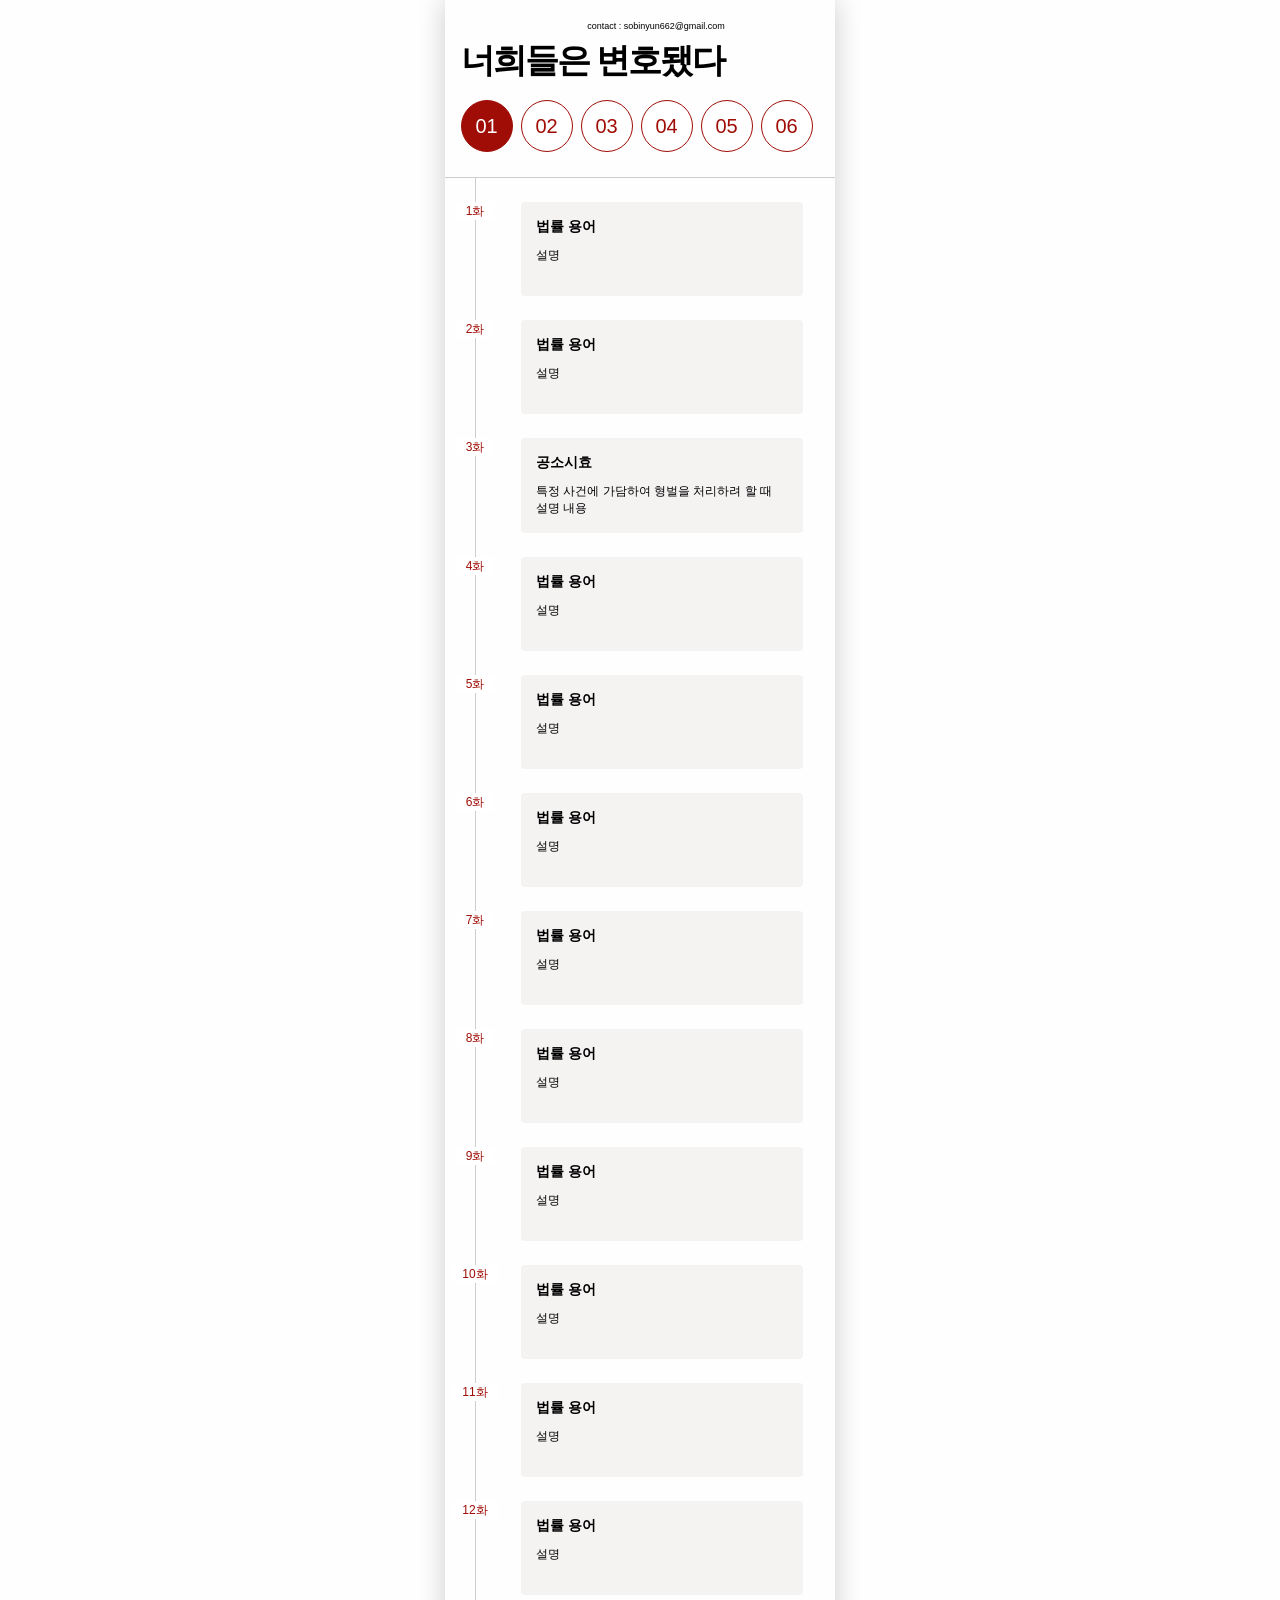
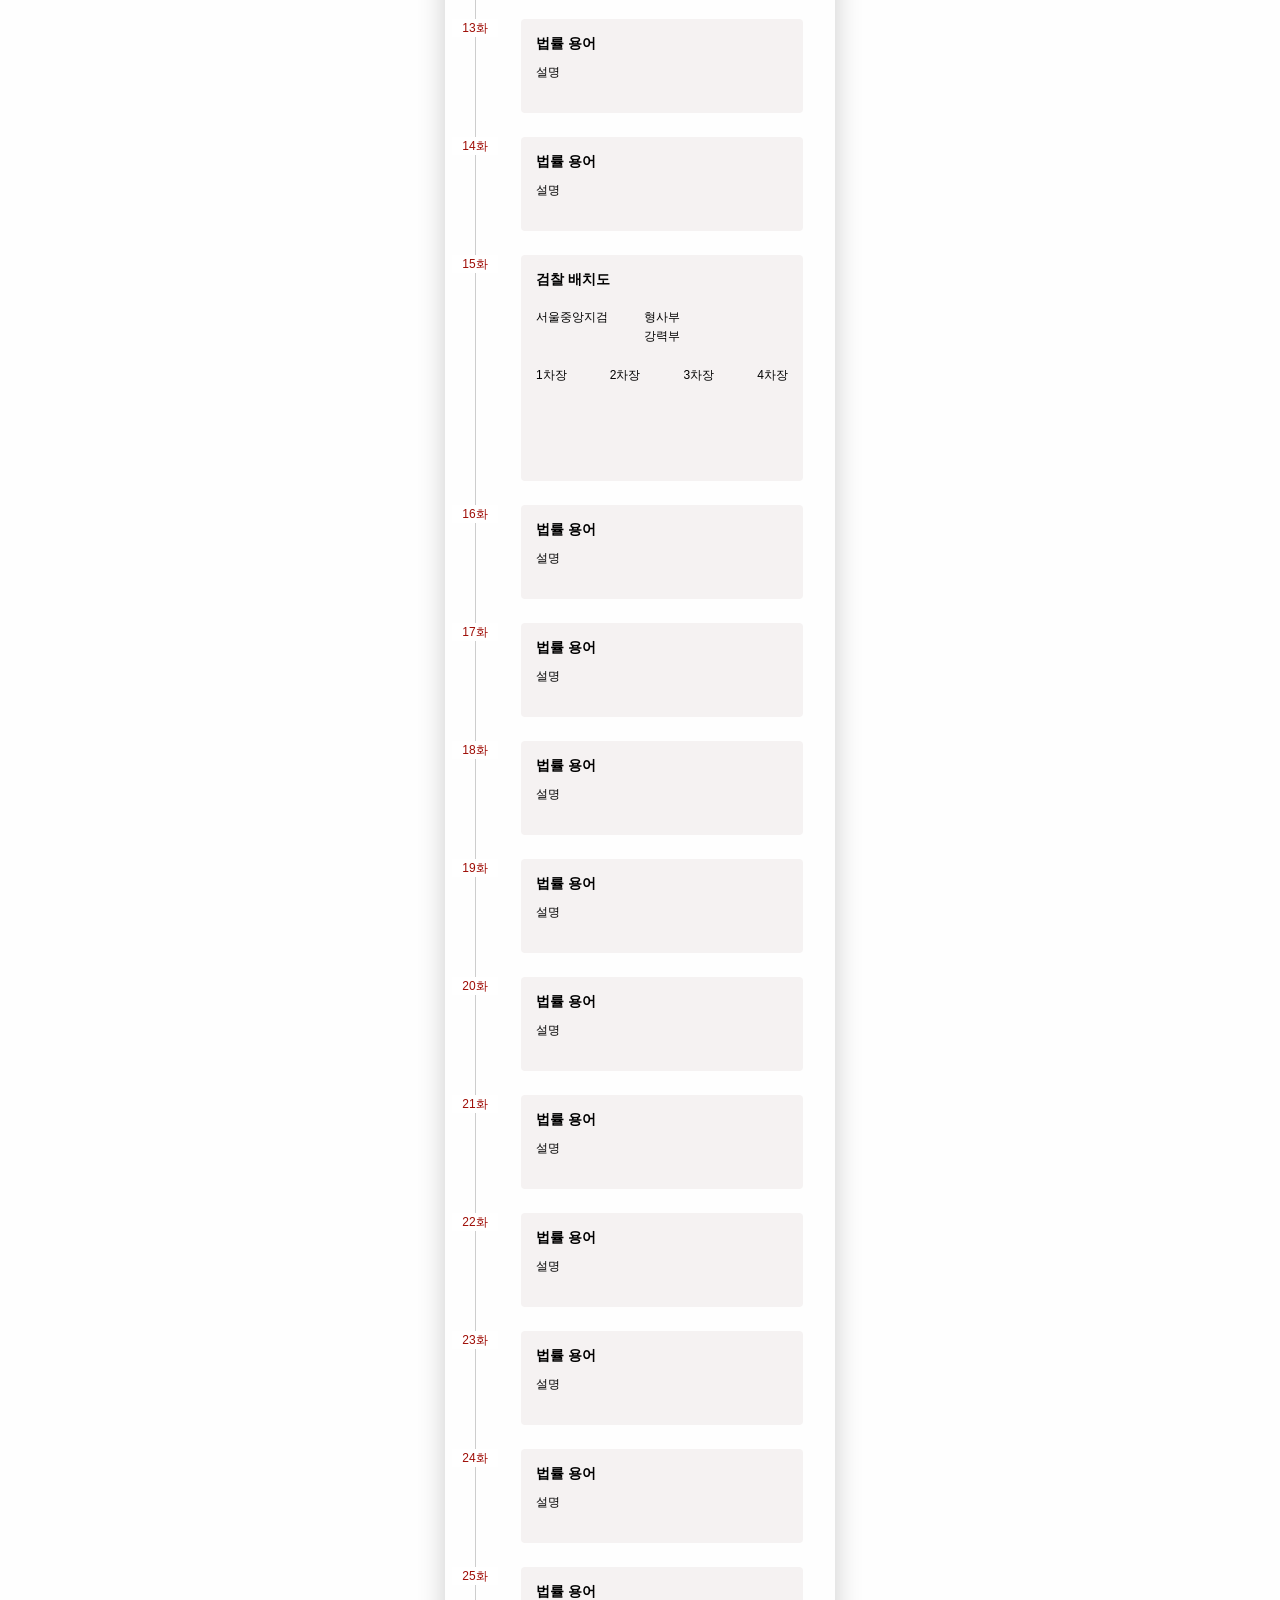
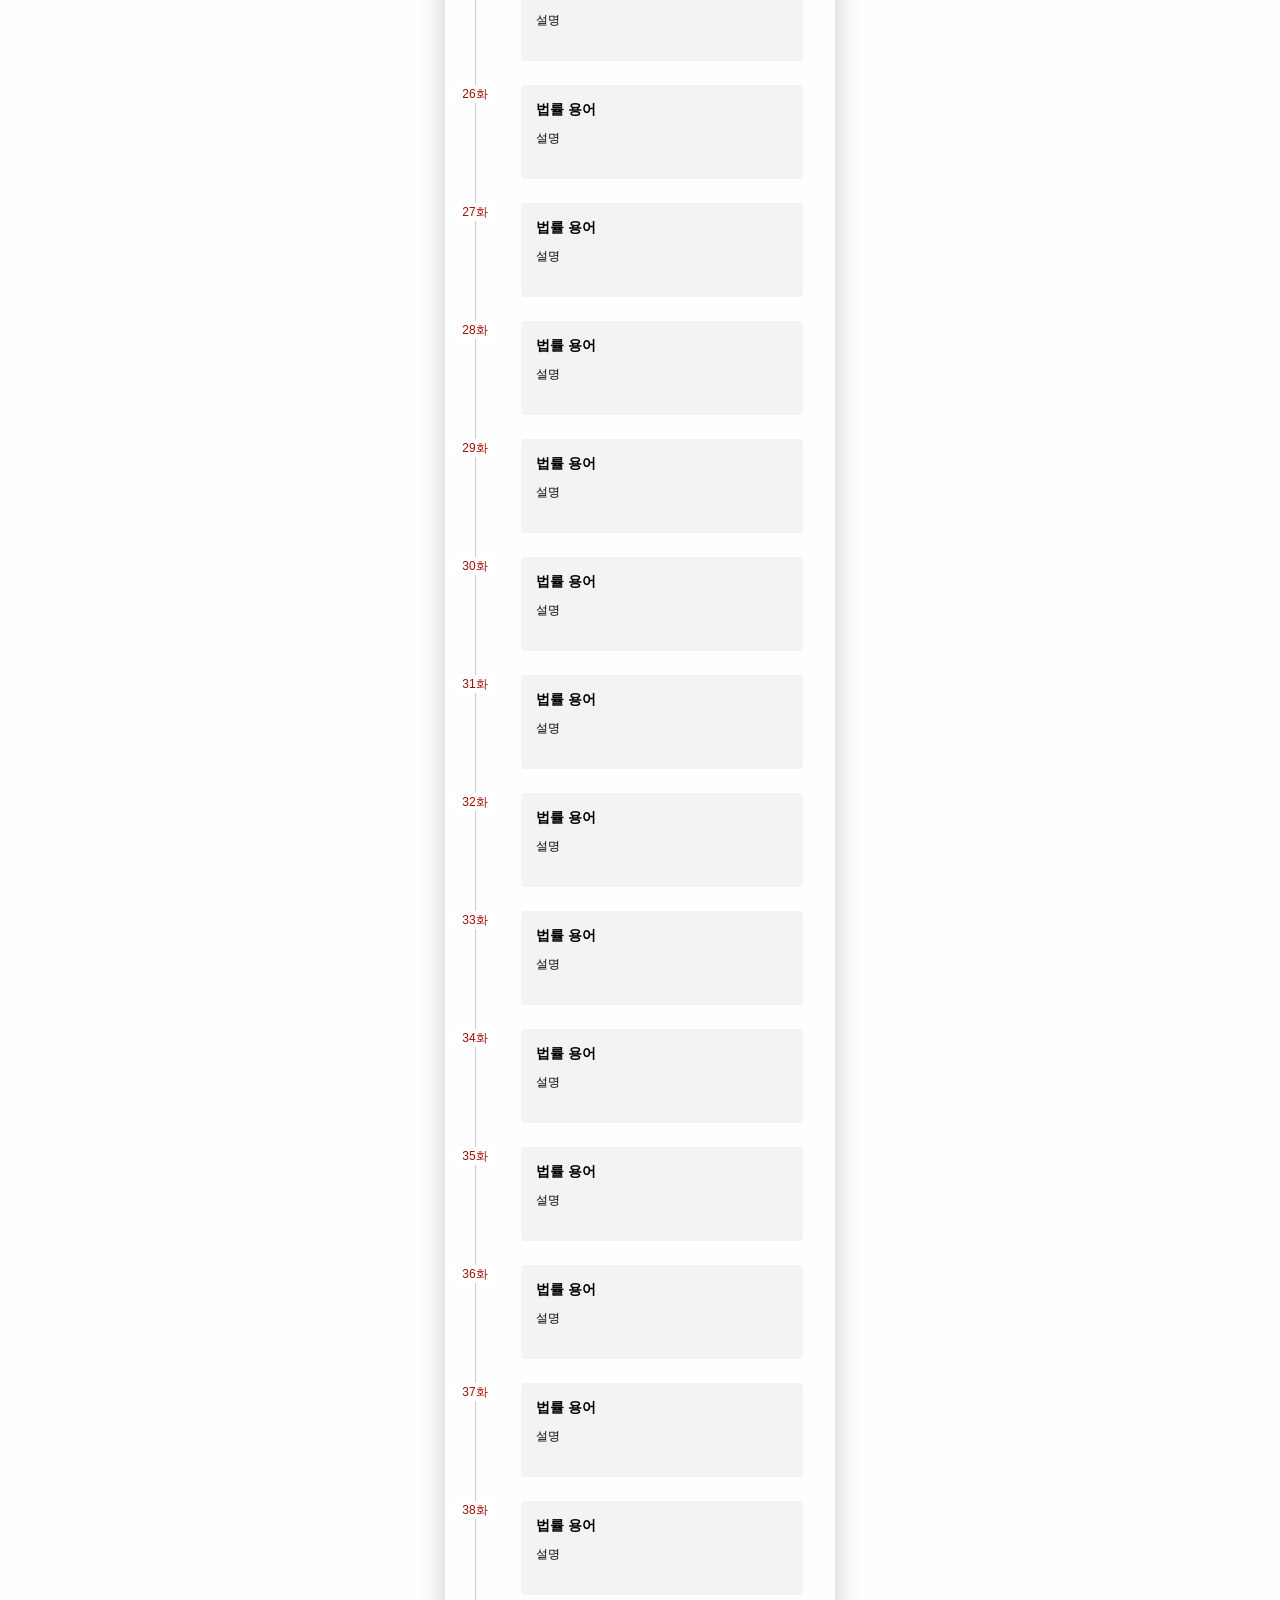
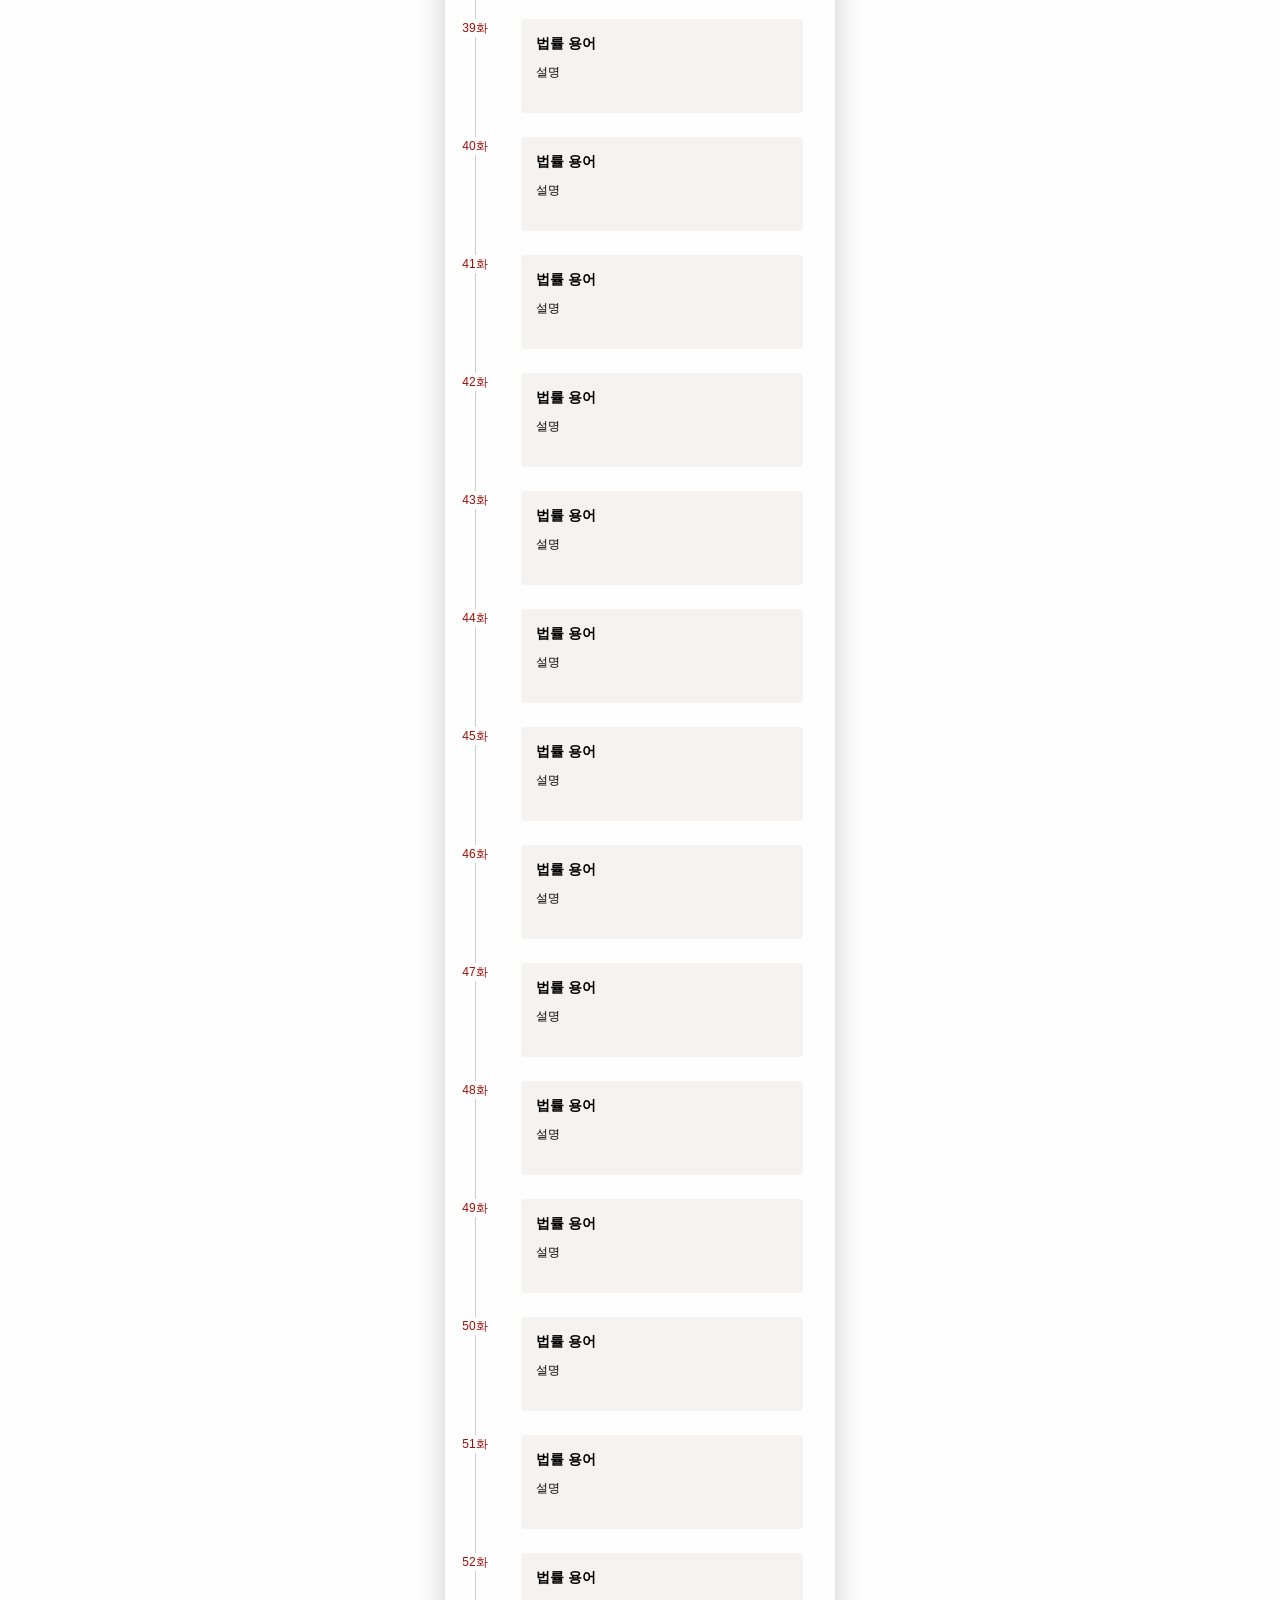
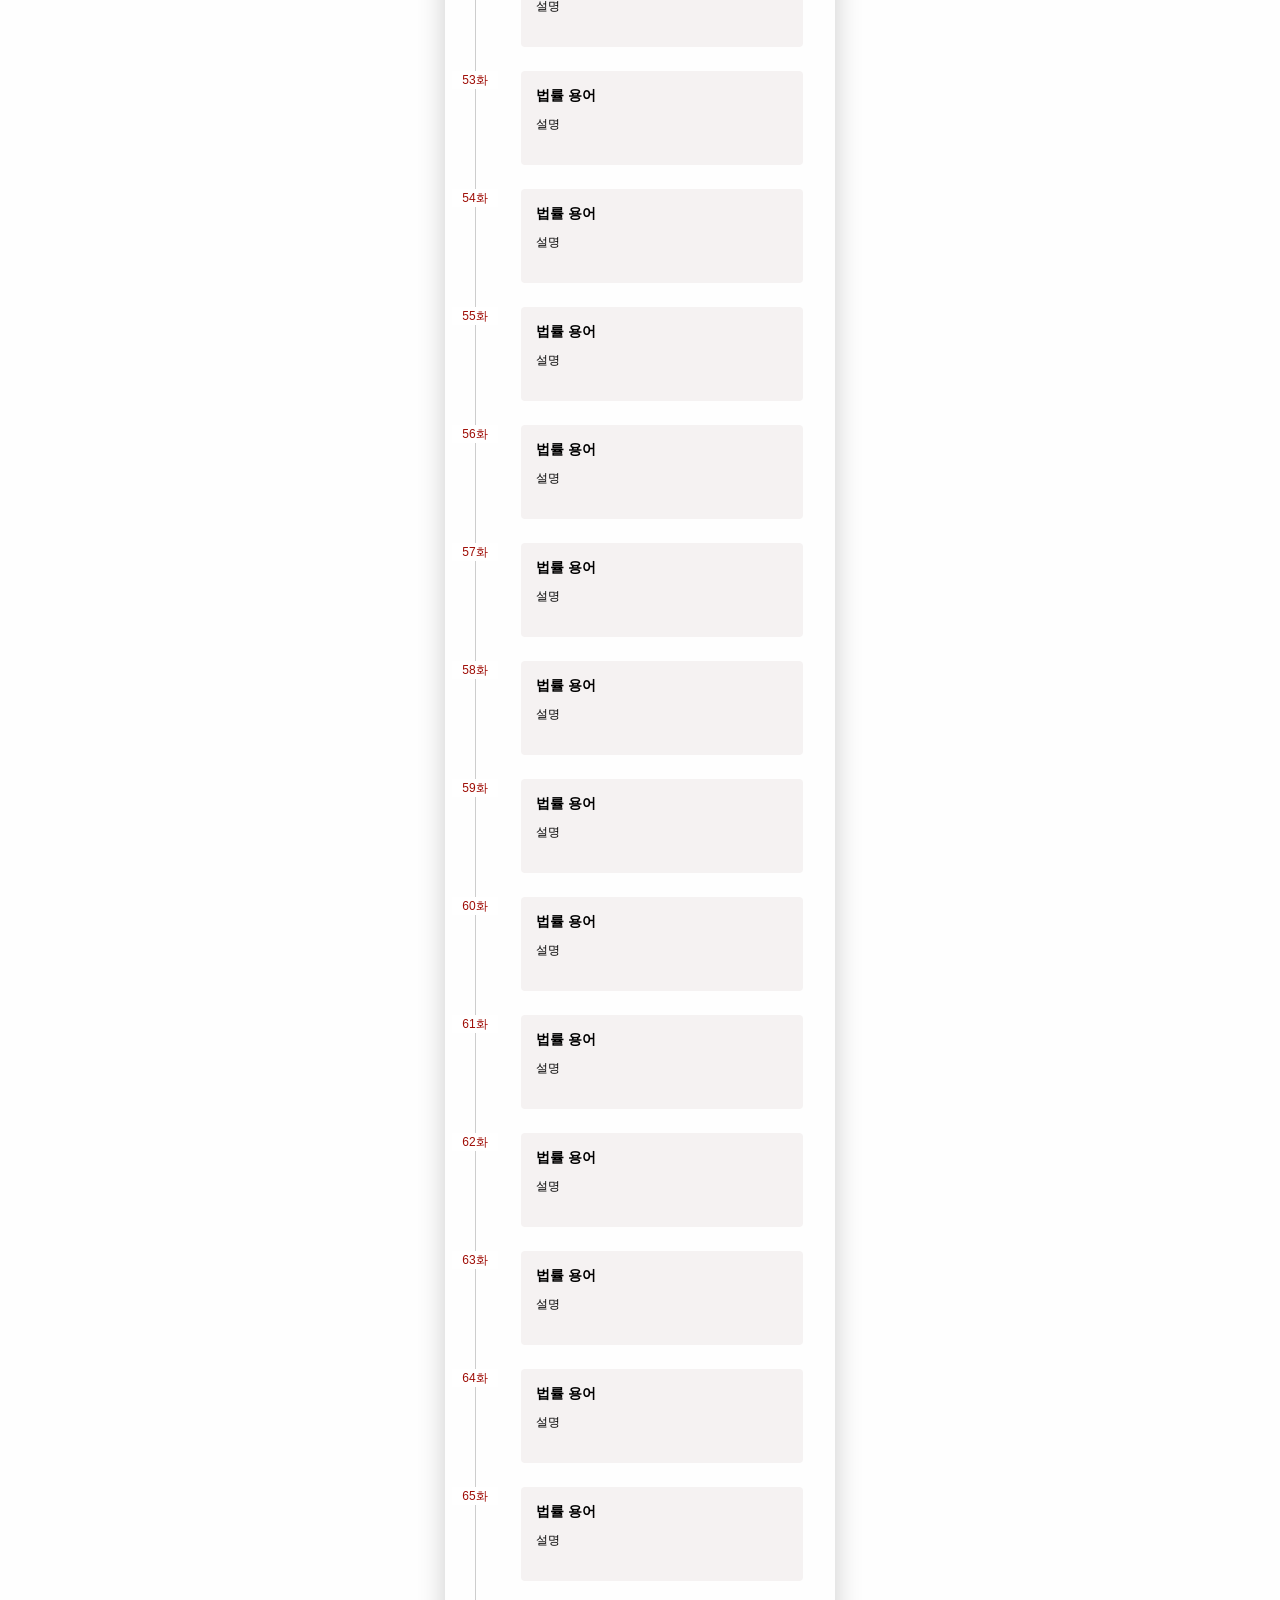
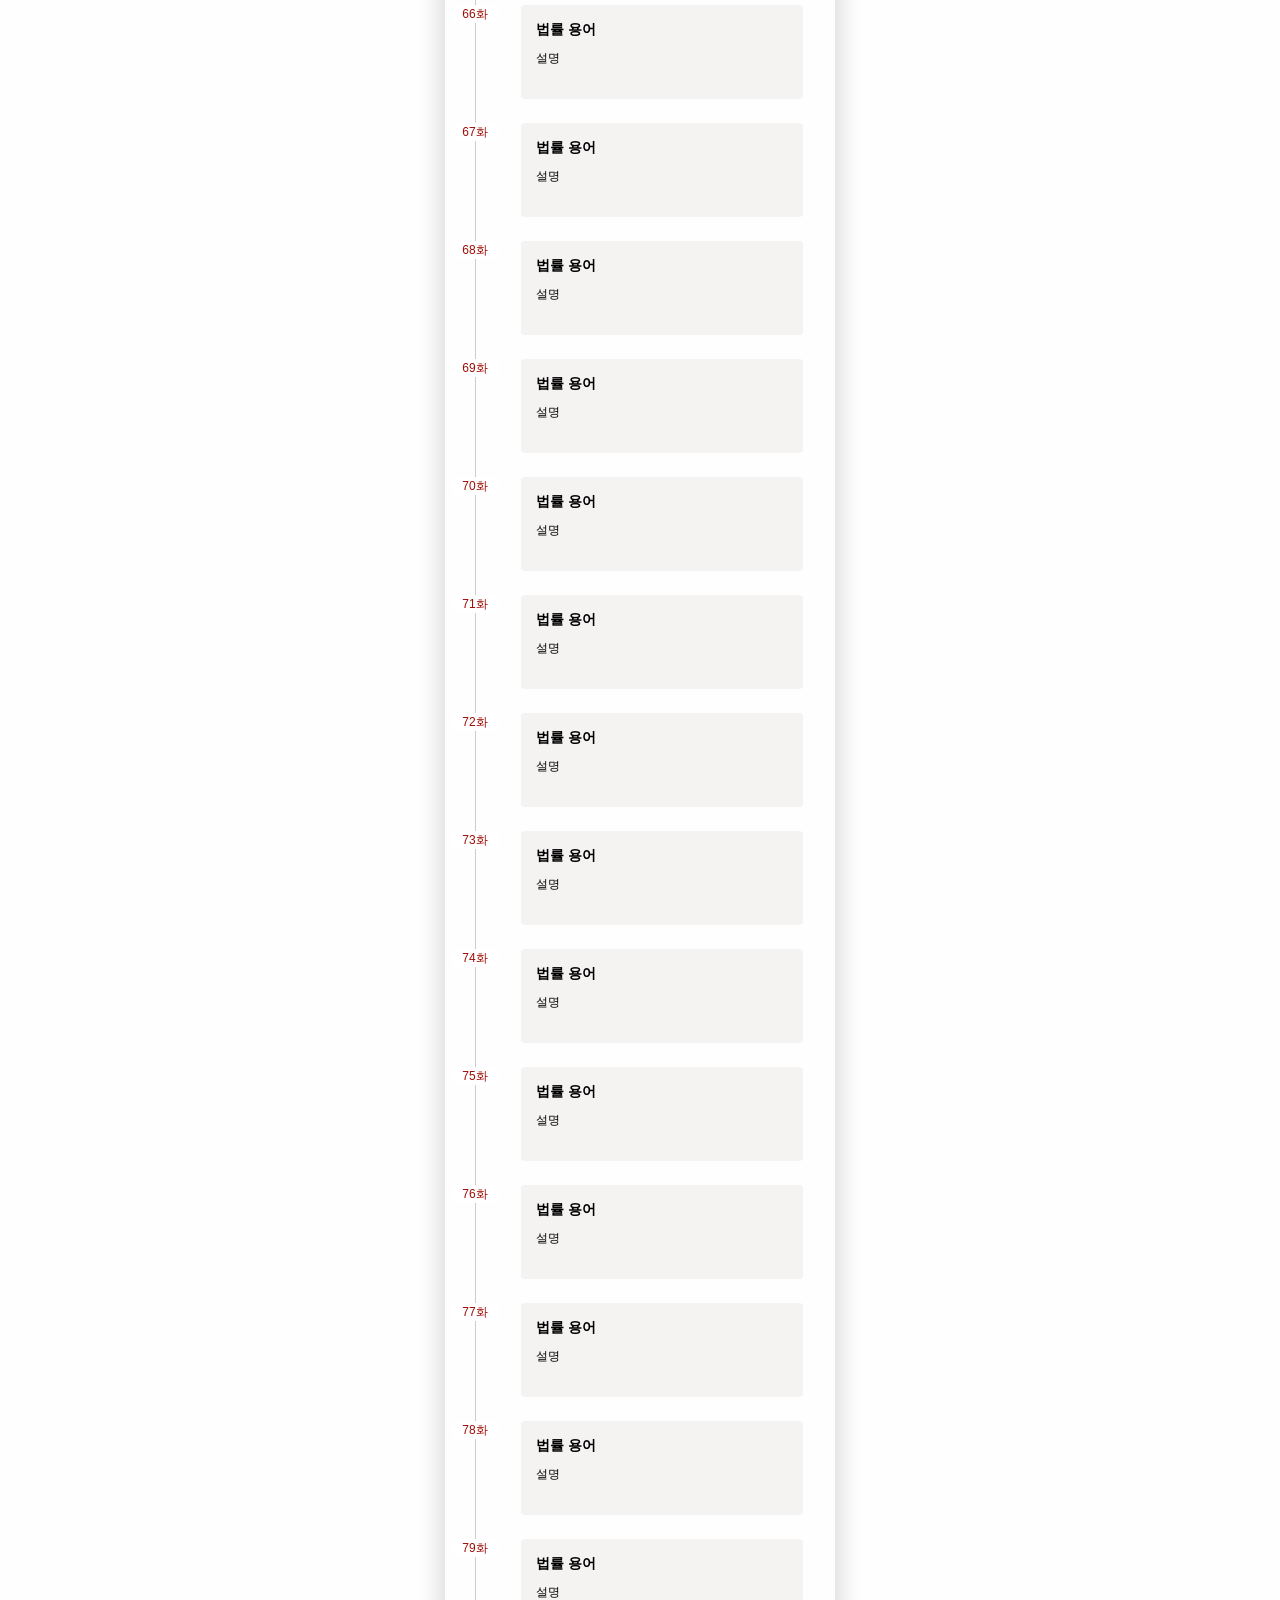
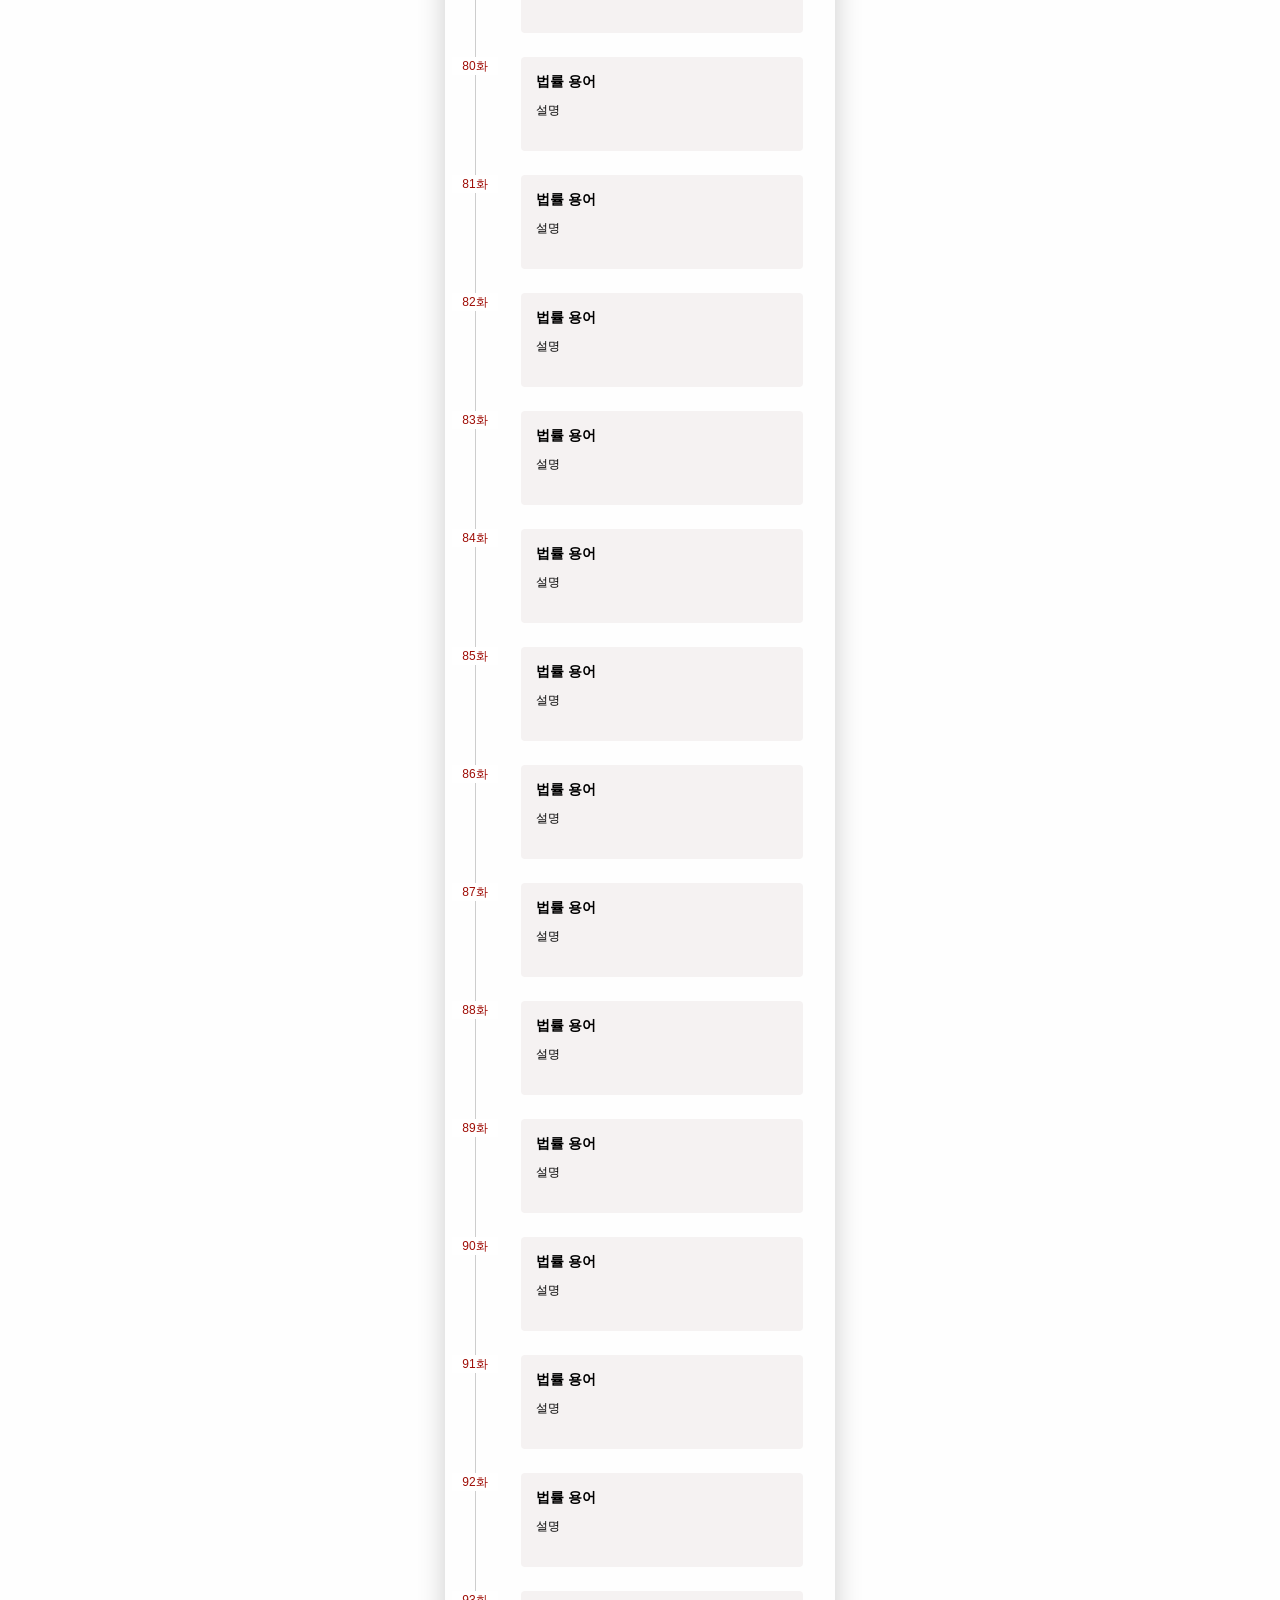
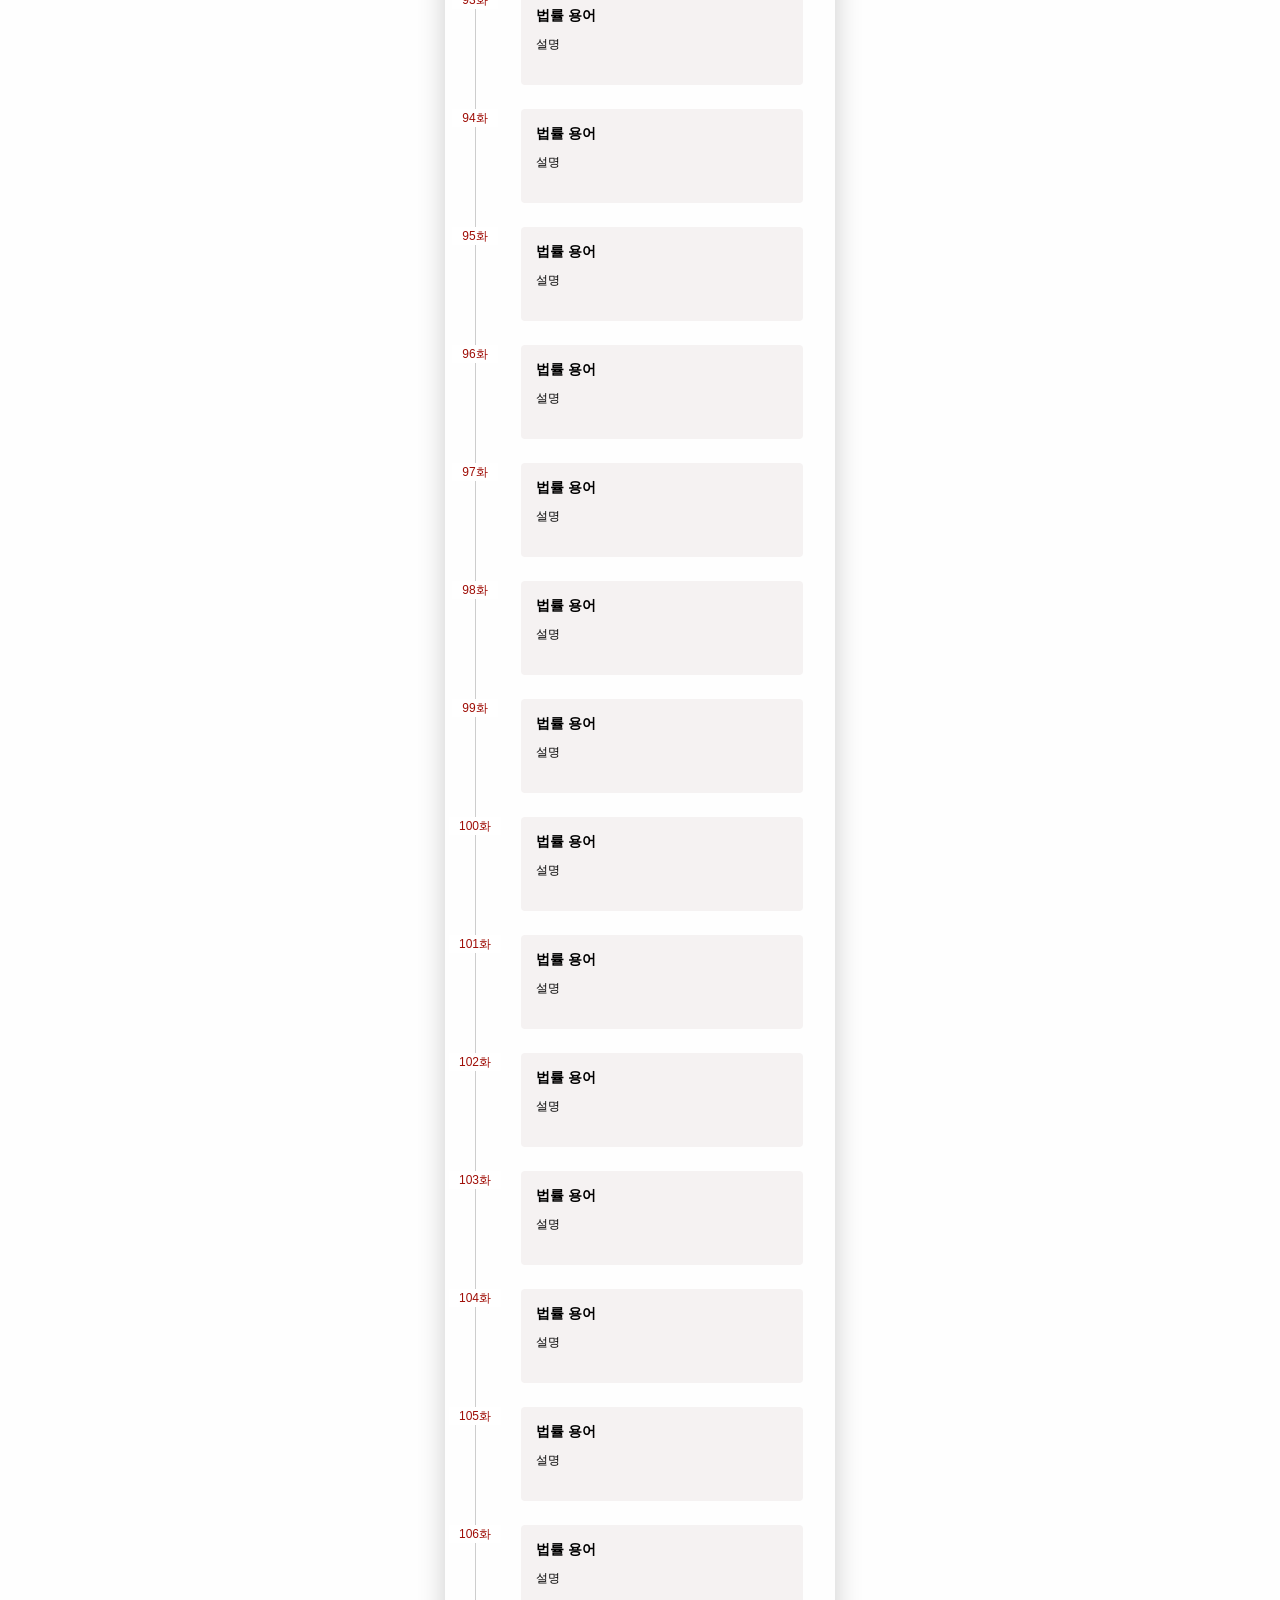
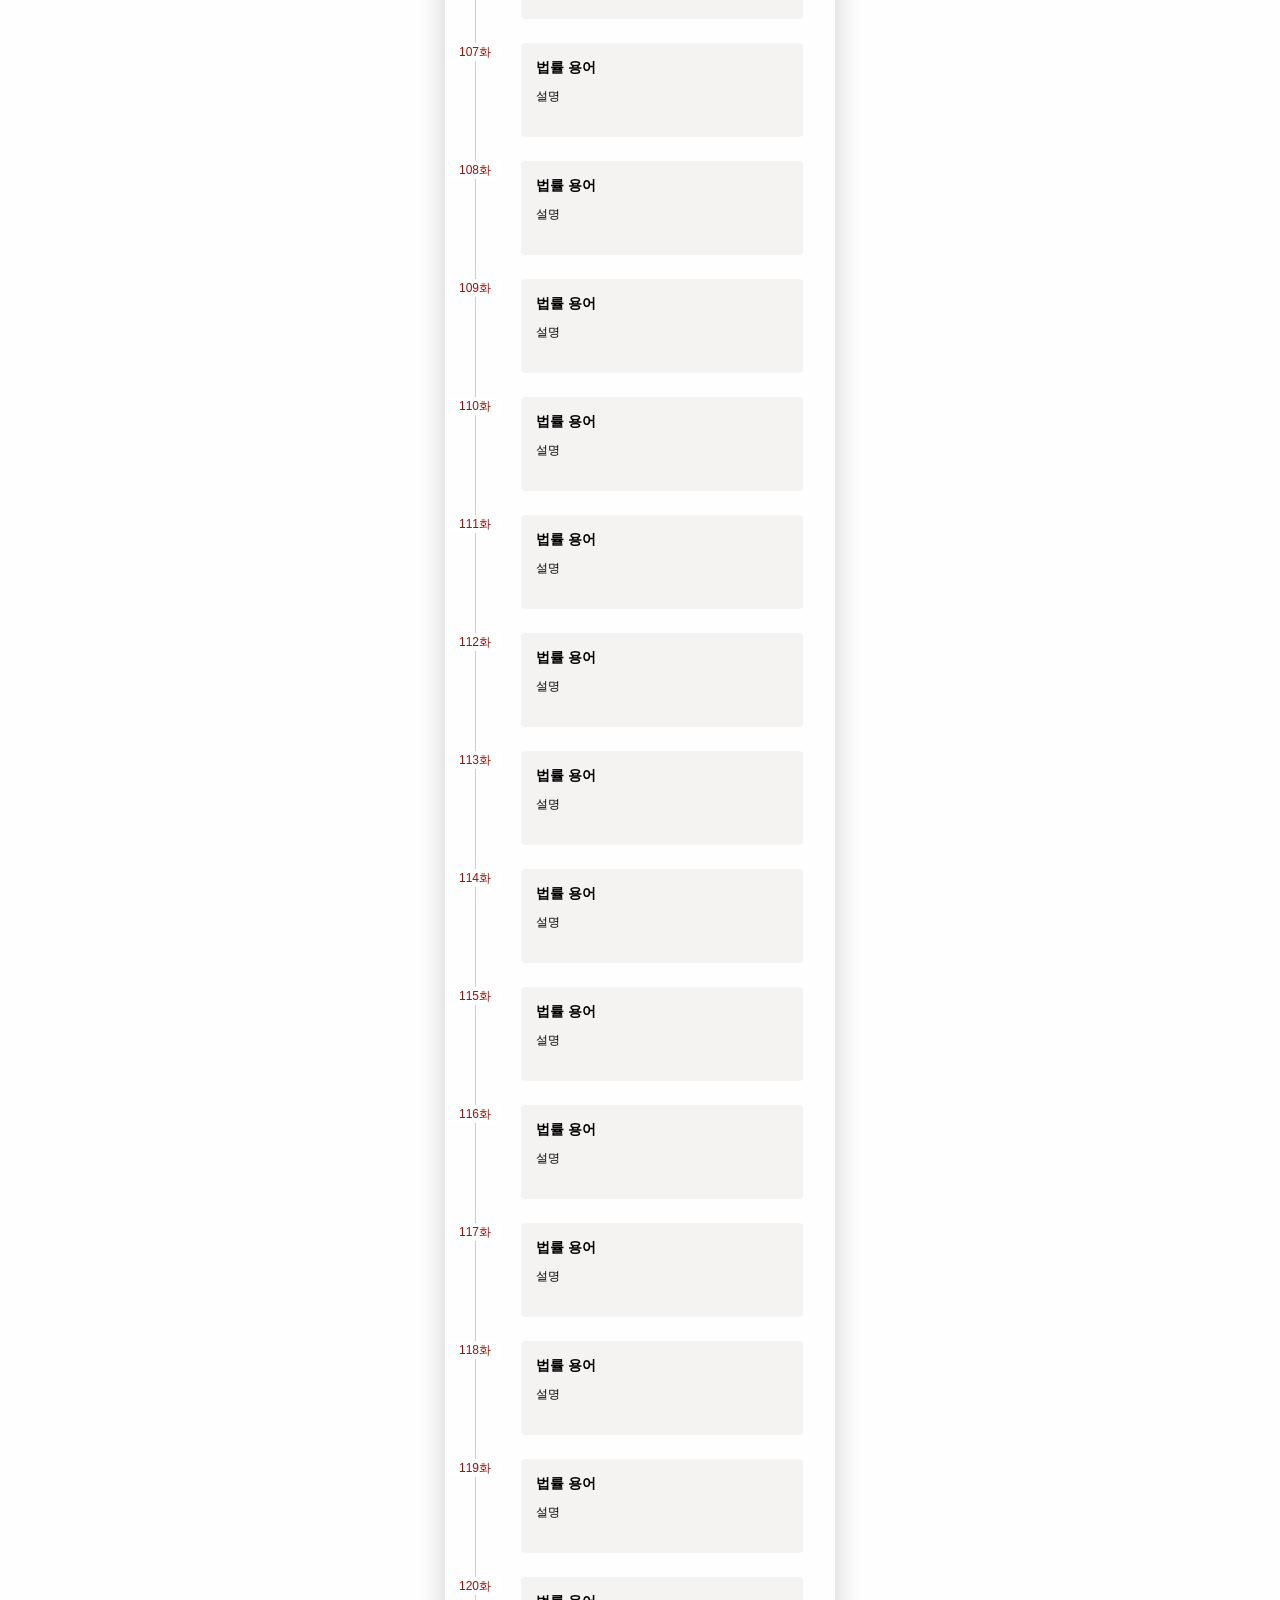
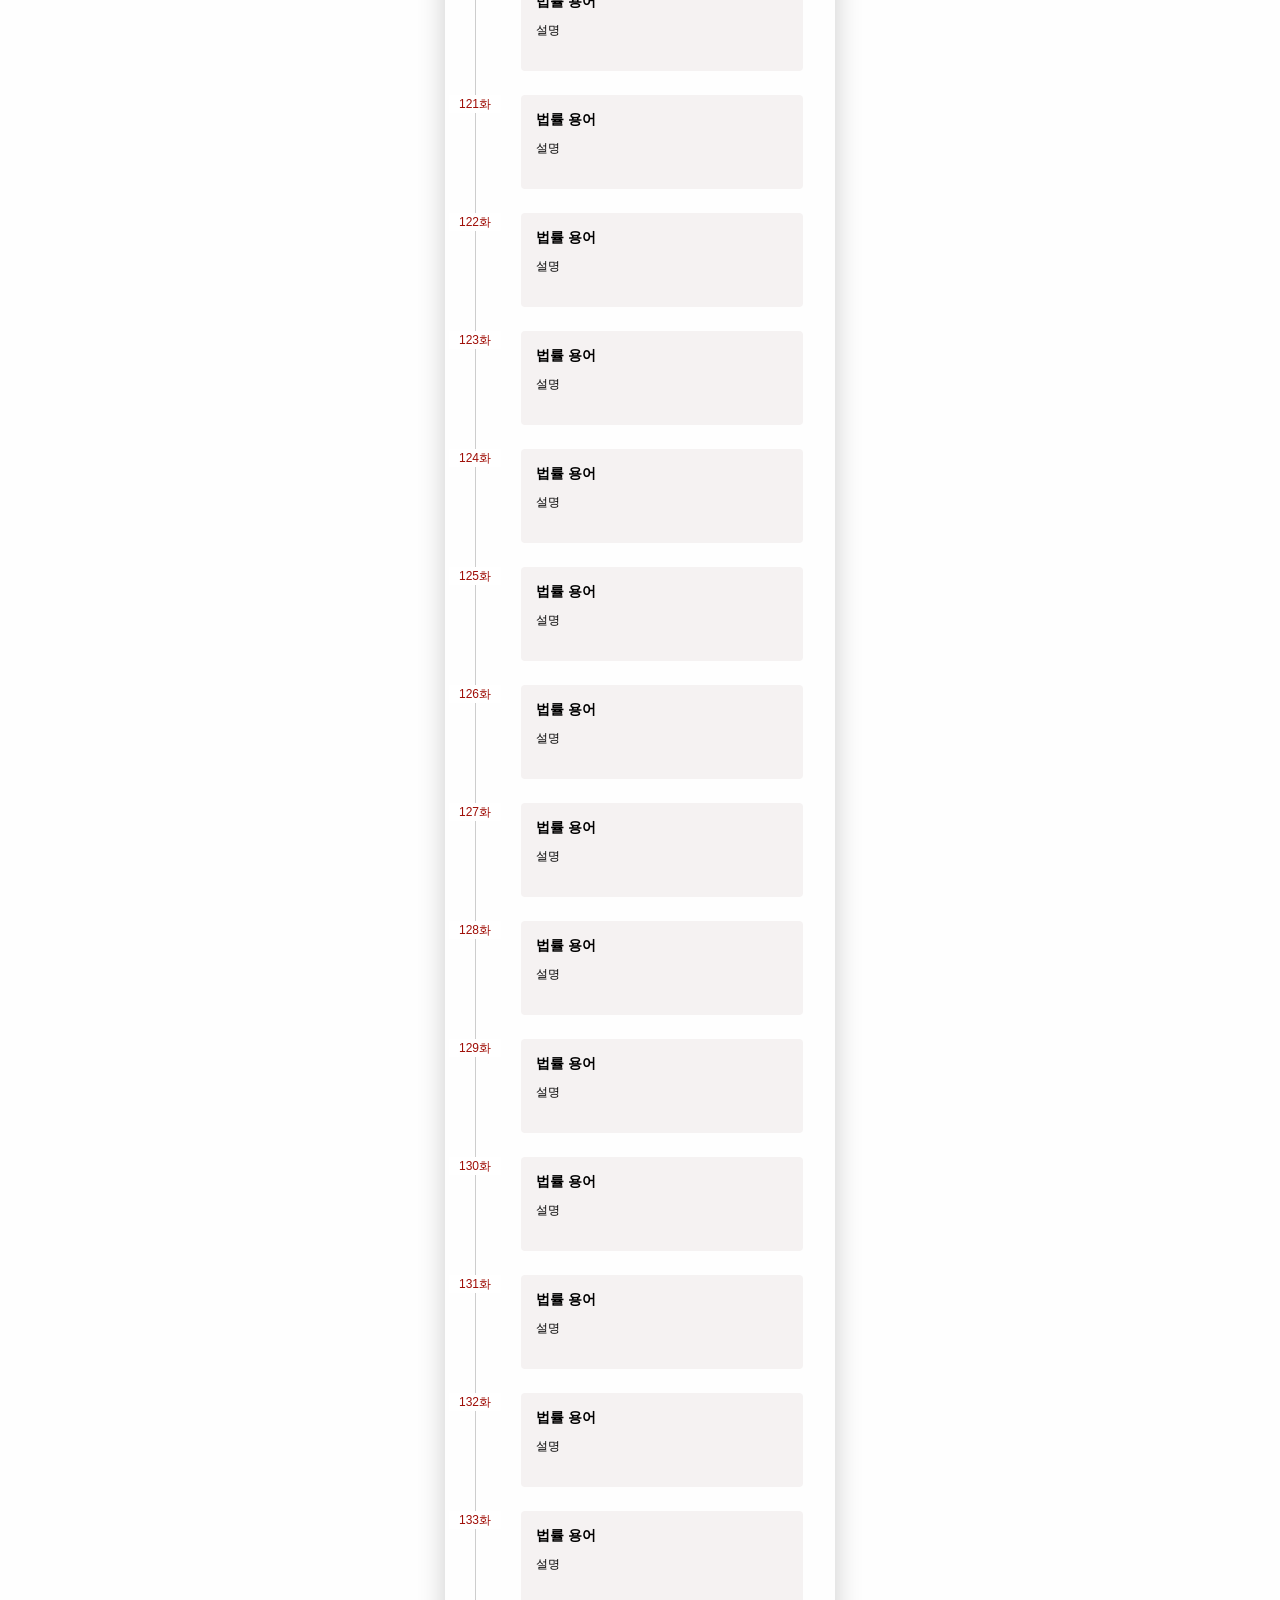
<file: index.html>
<!doctype html>
<html lang="ko">
  <head>
    <meta charset="UTF-8" />
    <meta name="viewport" content="width=device-width, initial-scale=1.0" />
    <title>너희들은 변호됐다</title>
    <link rel="stylesheet" href="./css/styles.css" />
    <script src="./js/app.js" defer></script>
  </head>
  <body>
    <div class="mobile-page">
      <header class="fixed-header" id="page-header">
        <div class="status-bar" aria-label="상태 표시줄">
        </div>

        <p class="contact">contact : sobinyun662@gmail.com</p>
        <h1>너희들은 변호됐다</h1>

        <nav class="navigation-wrapper" aria-label="에피소드 바로가기">
          <div class="navigation" id="navigation"></div>
        </nav>
      </header>

      <main class="timeline-content" id="episodes" aria-label="법률 용어 에피소드"></main>
    </div>


  </body>
</html>
</file>
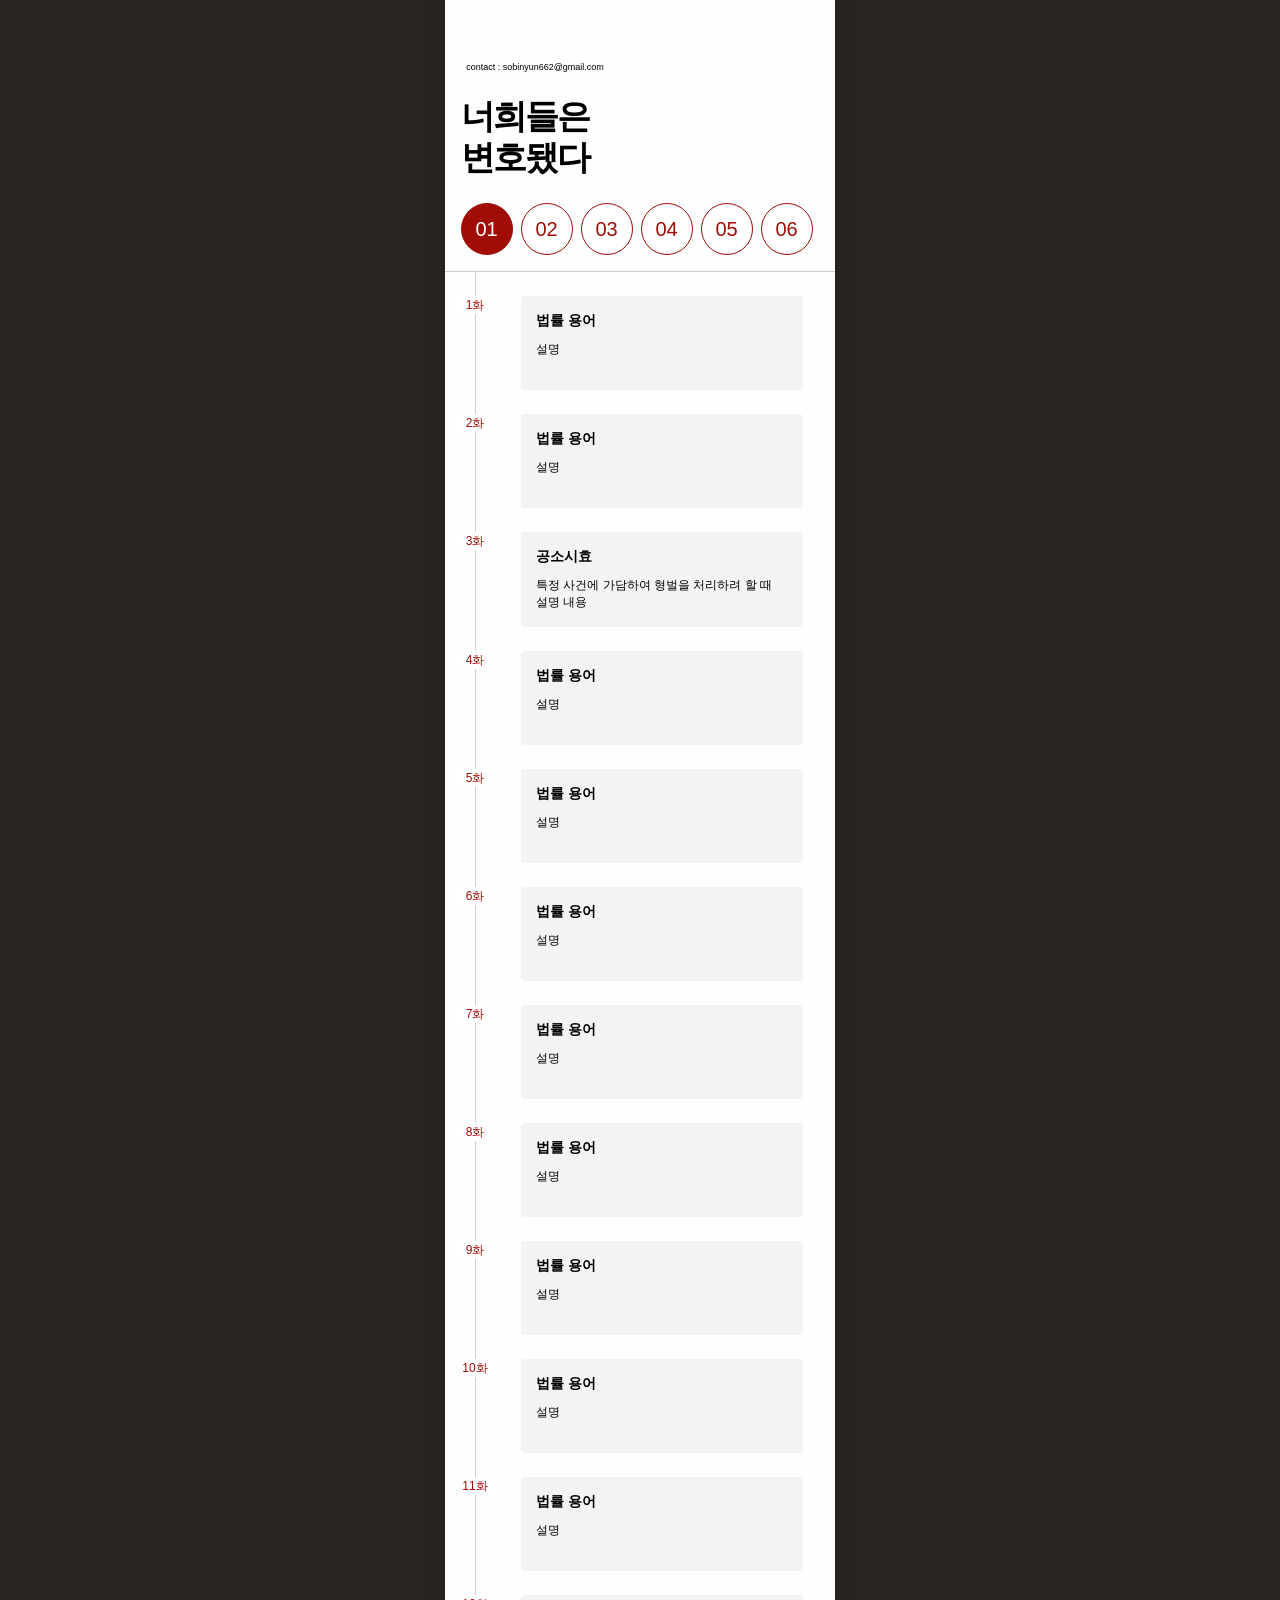
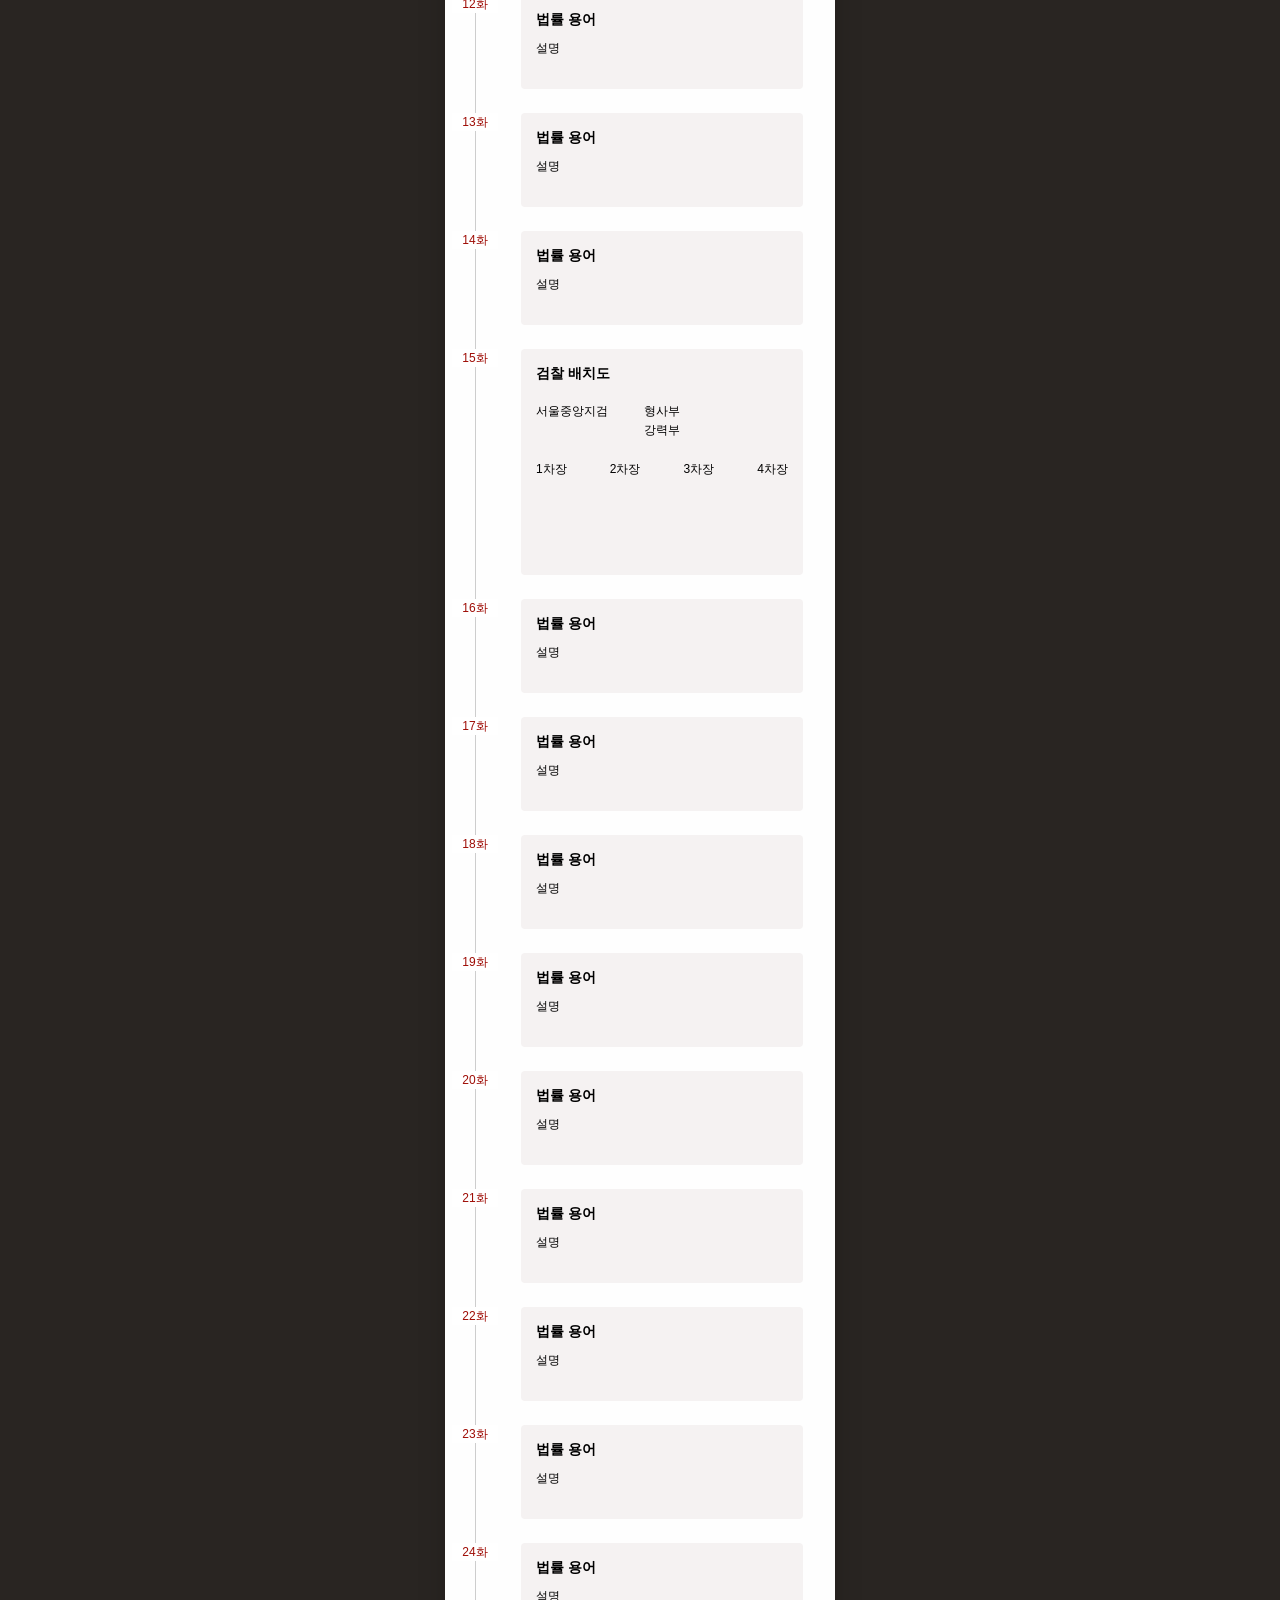
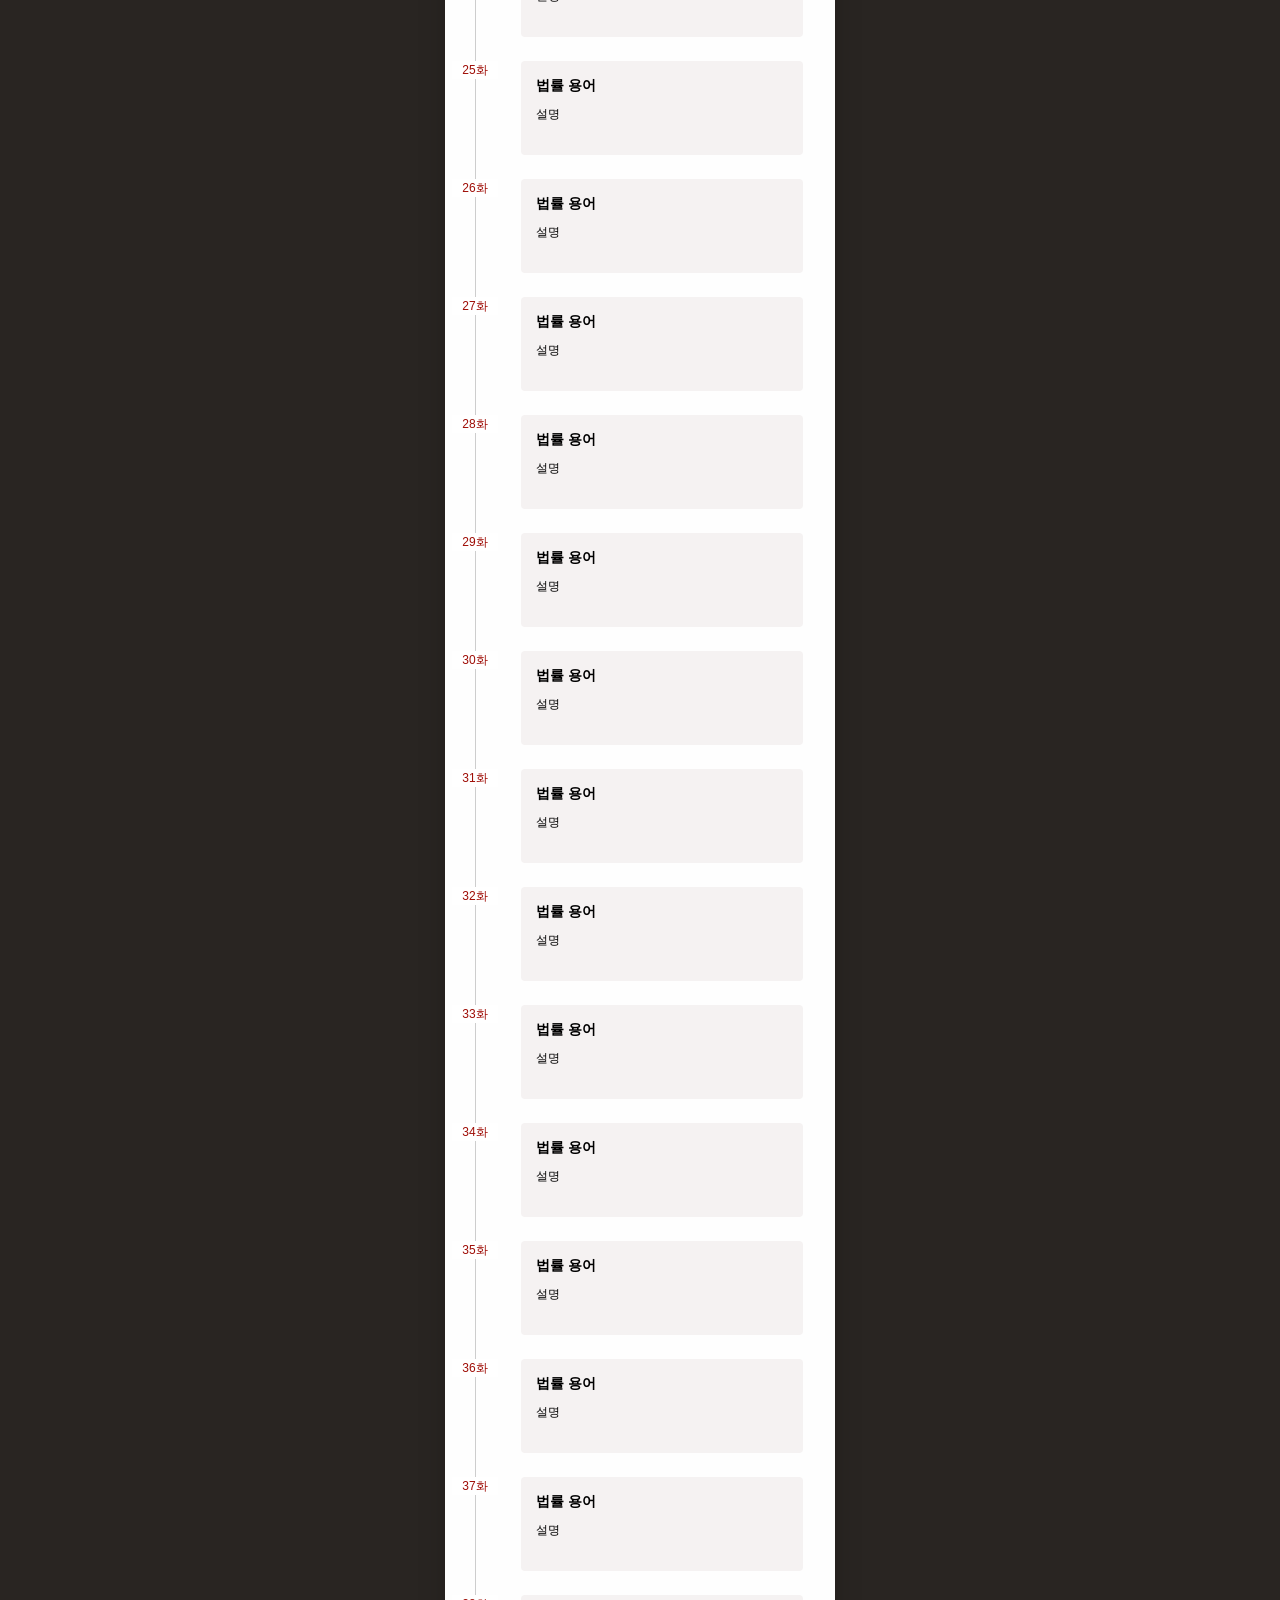
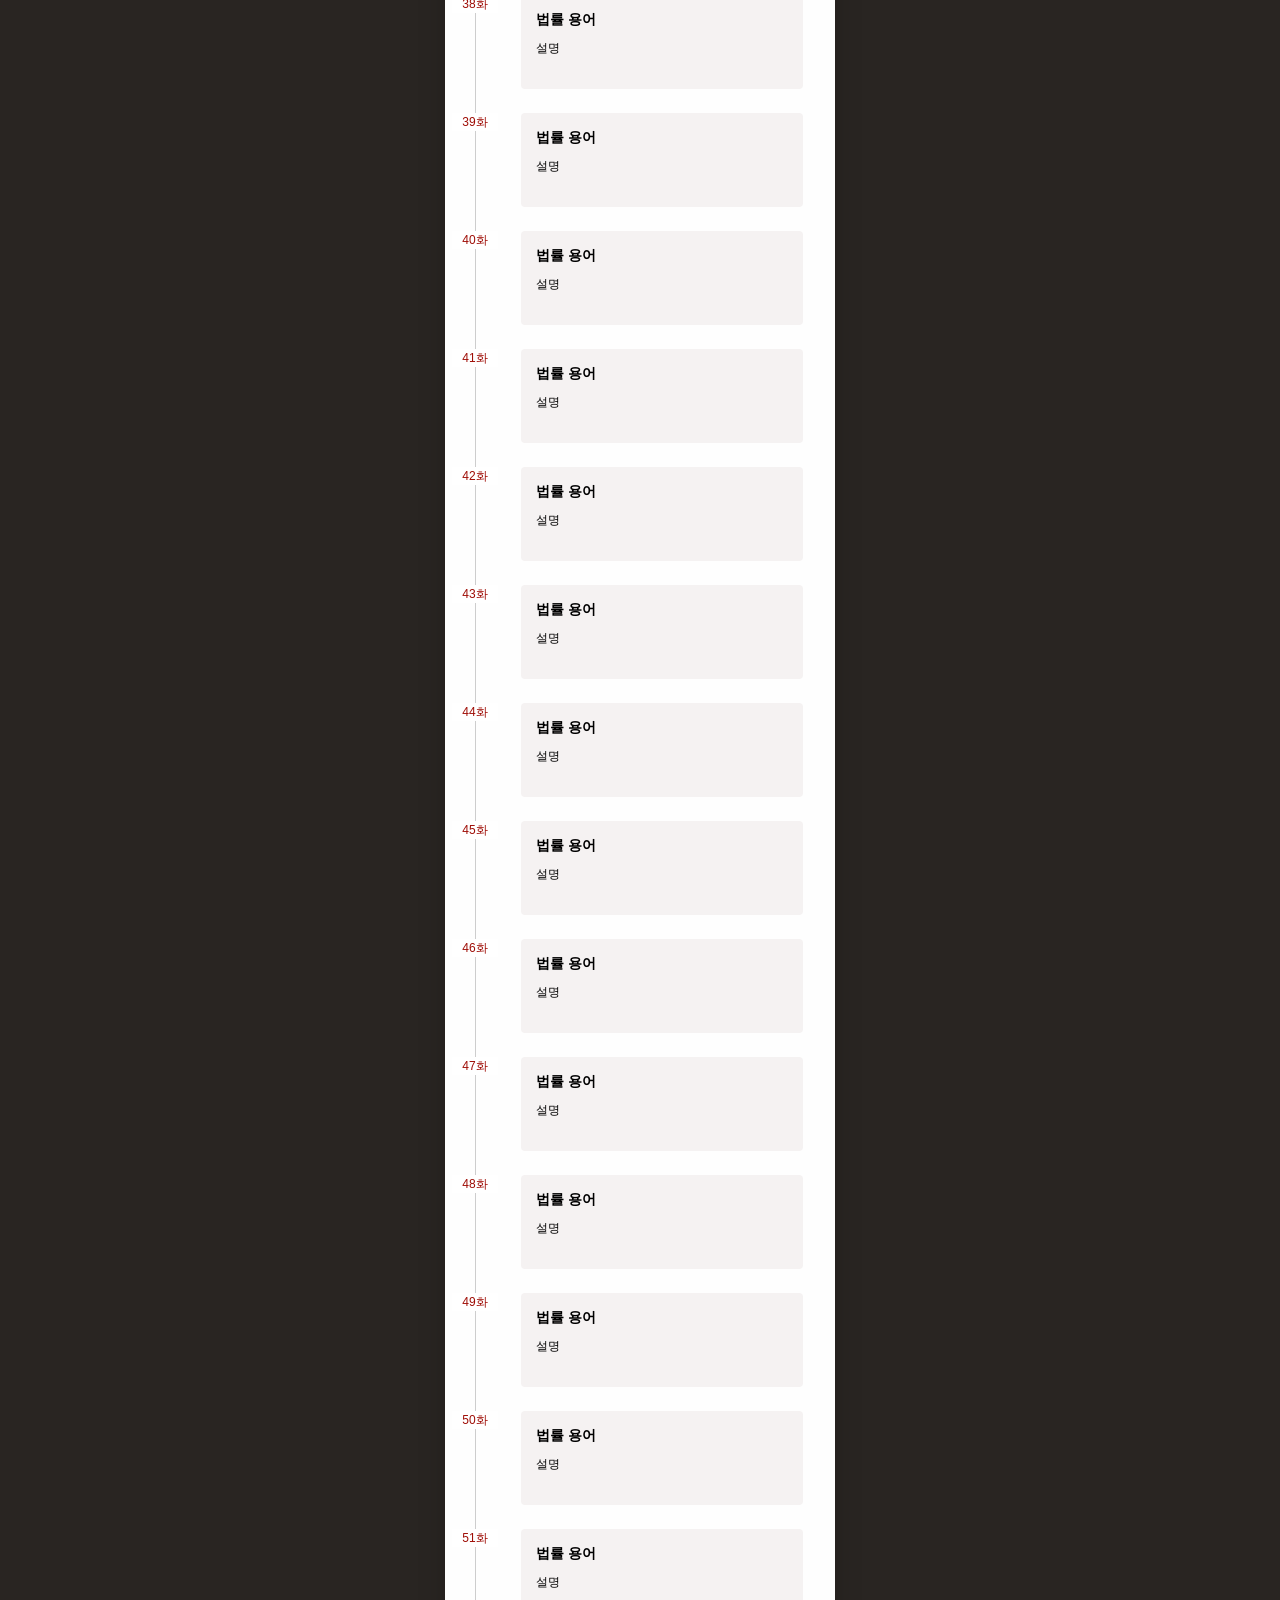
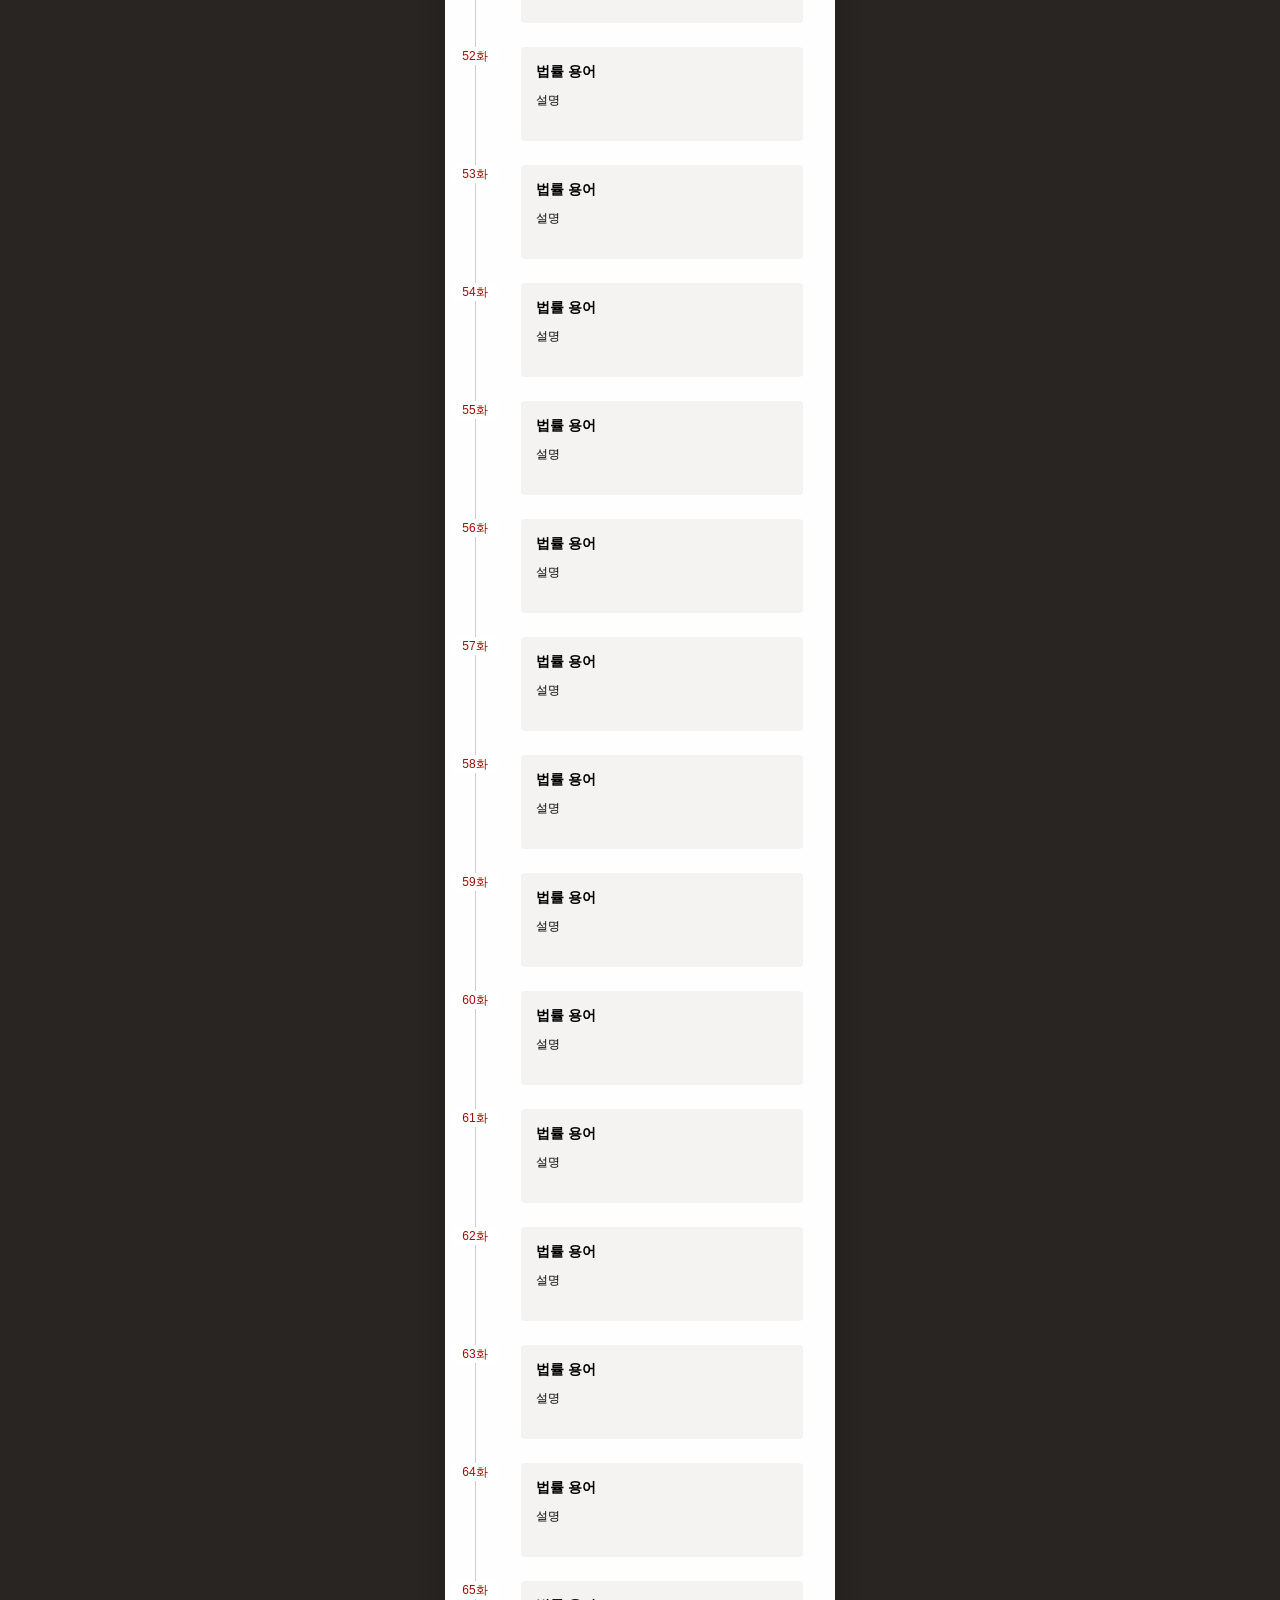
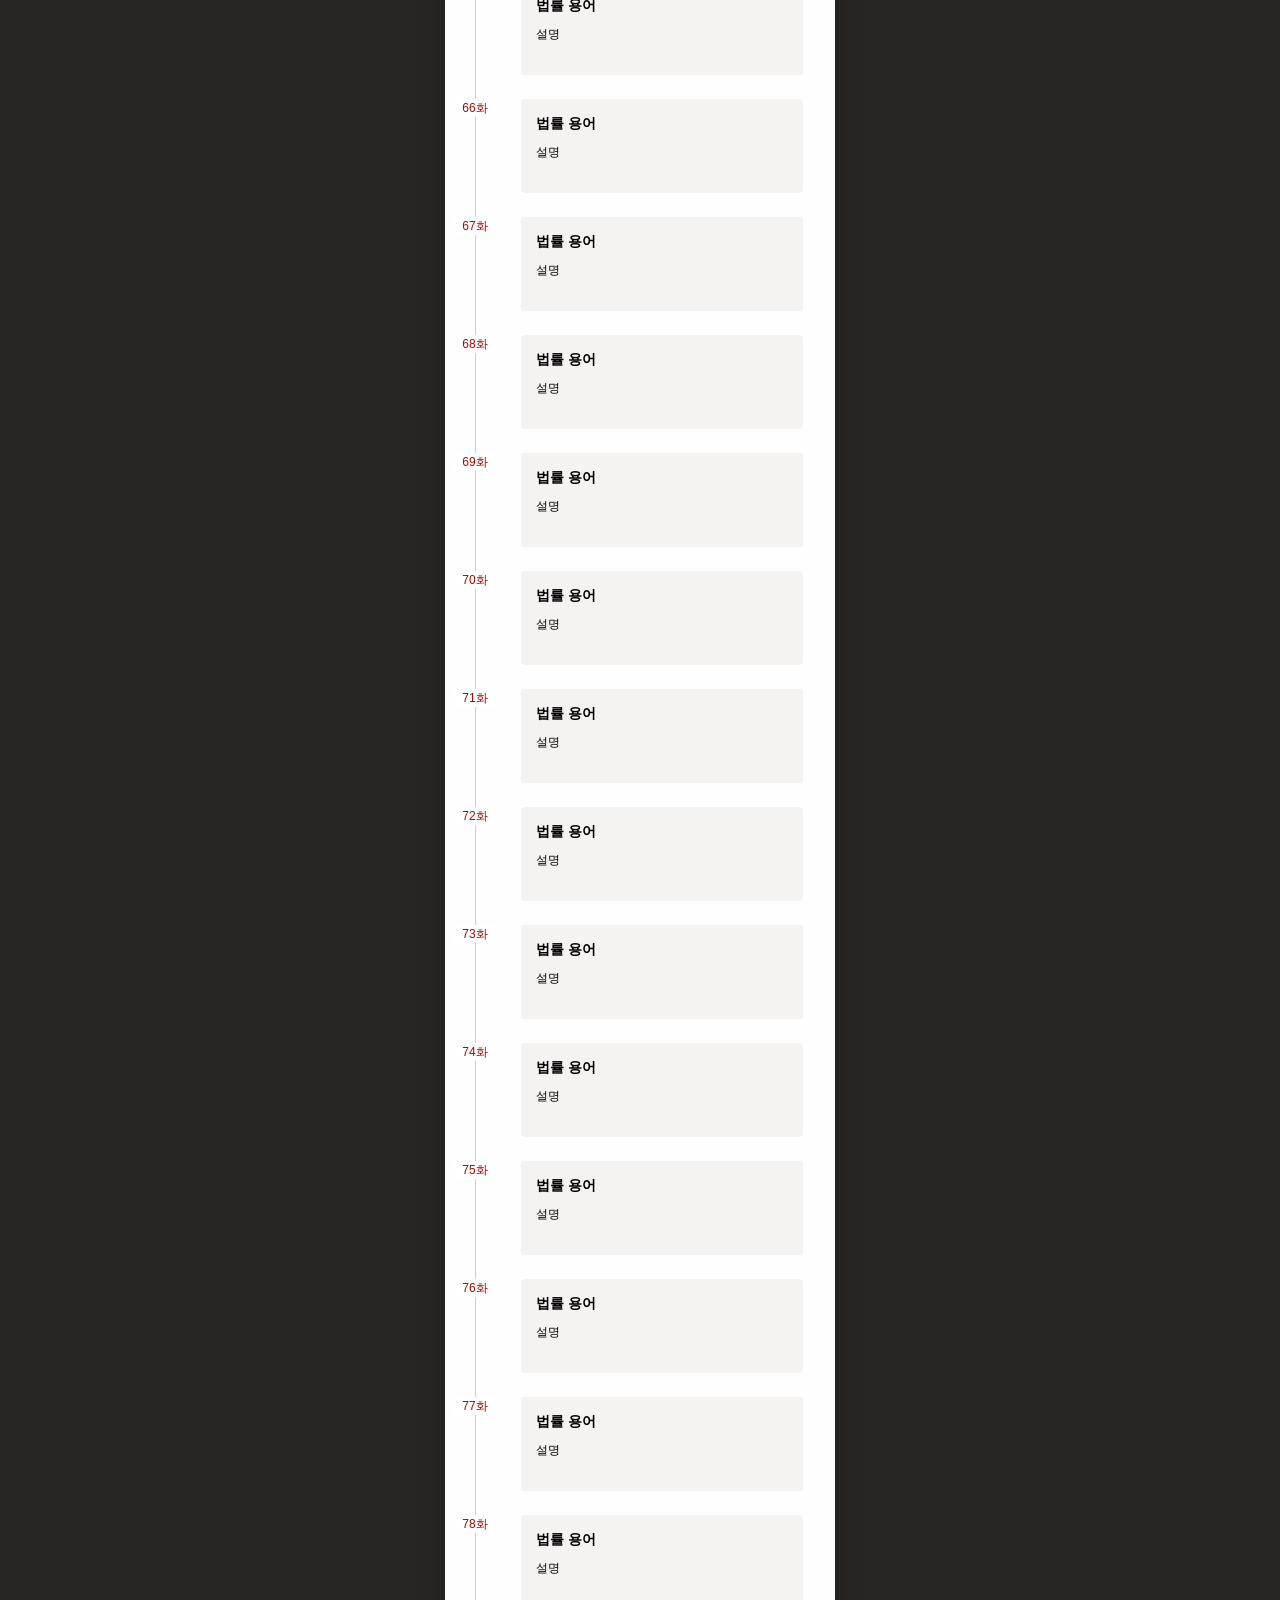
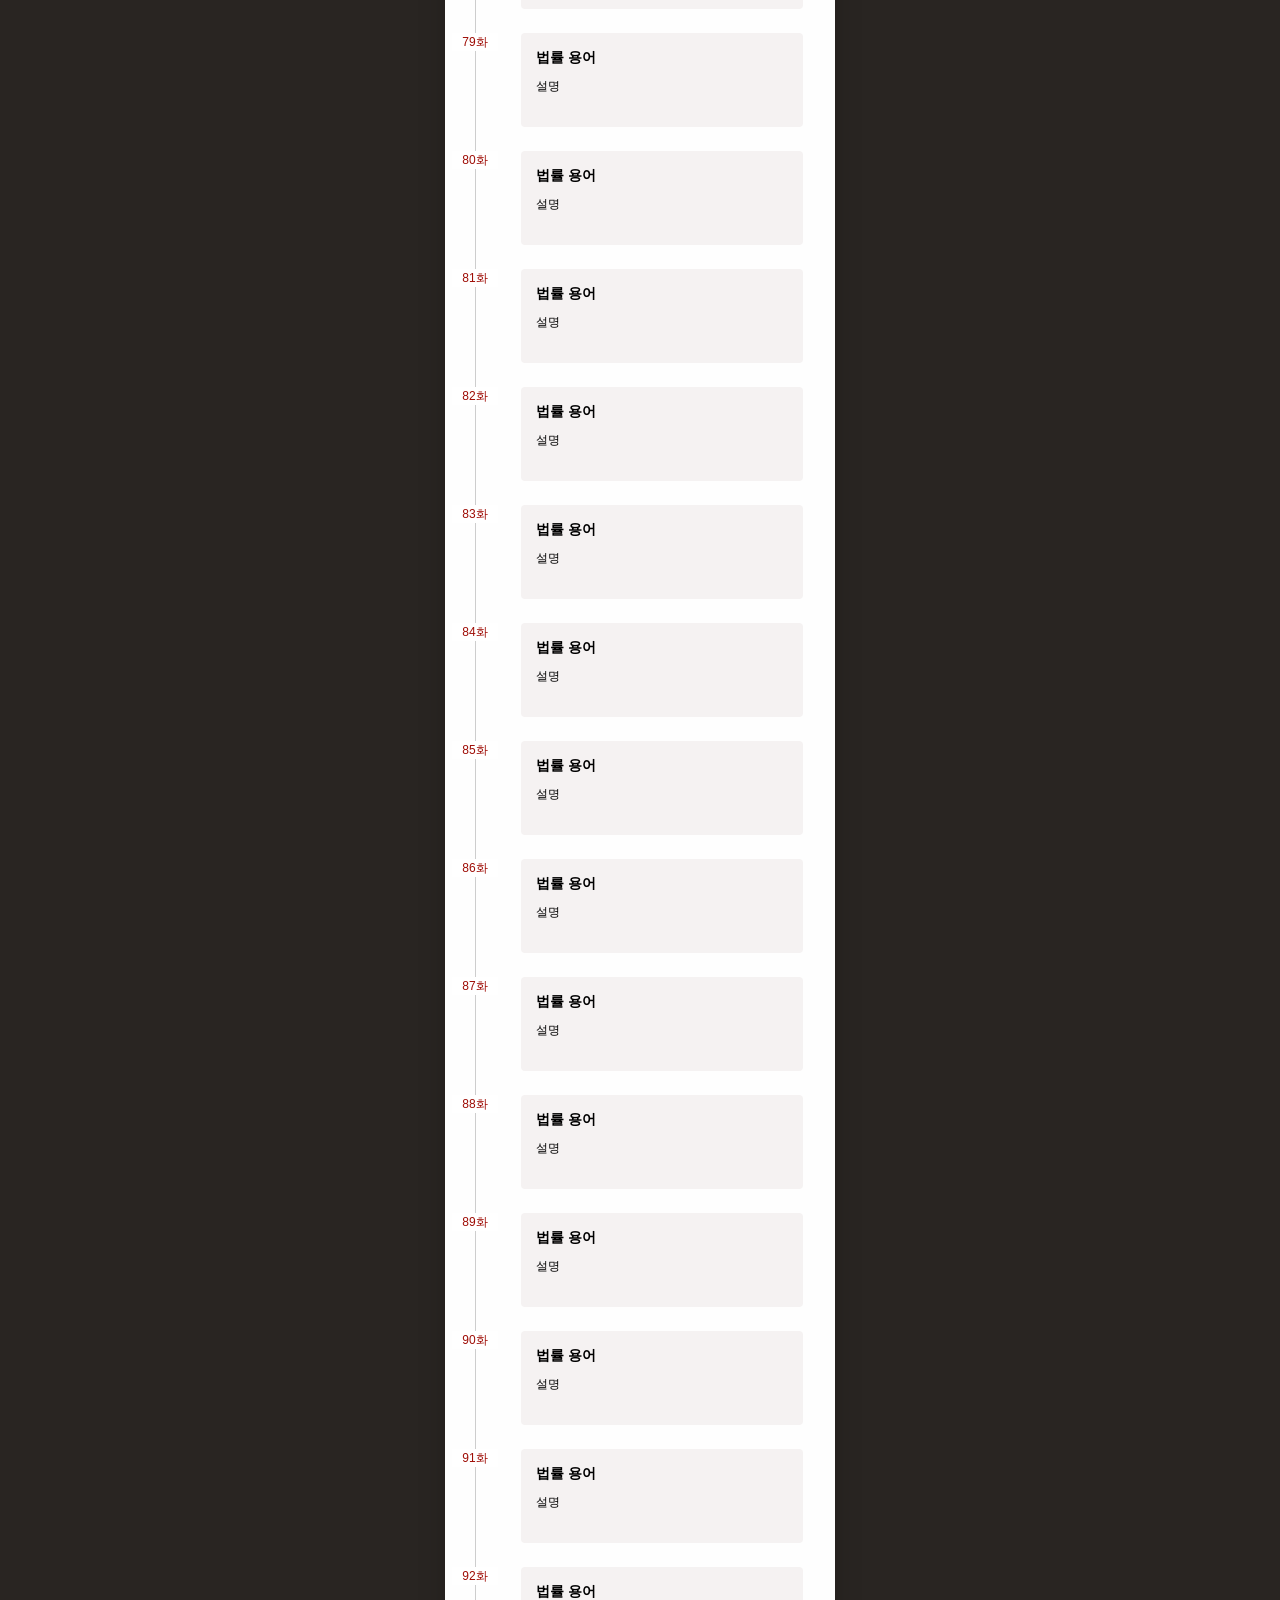
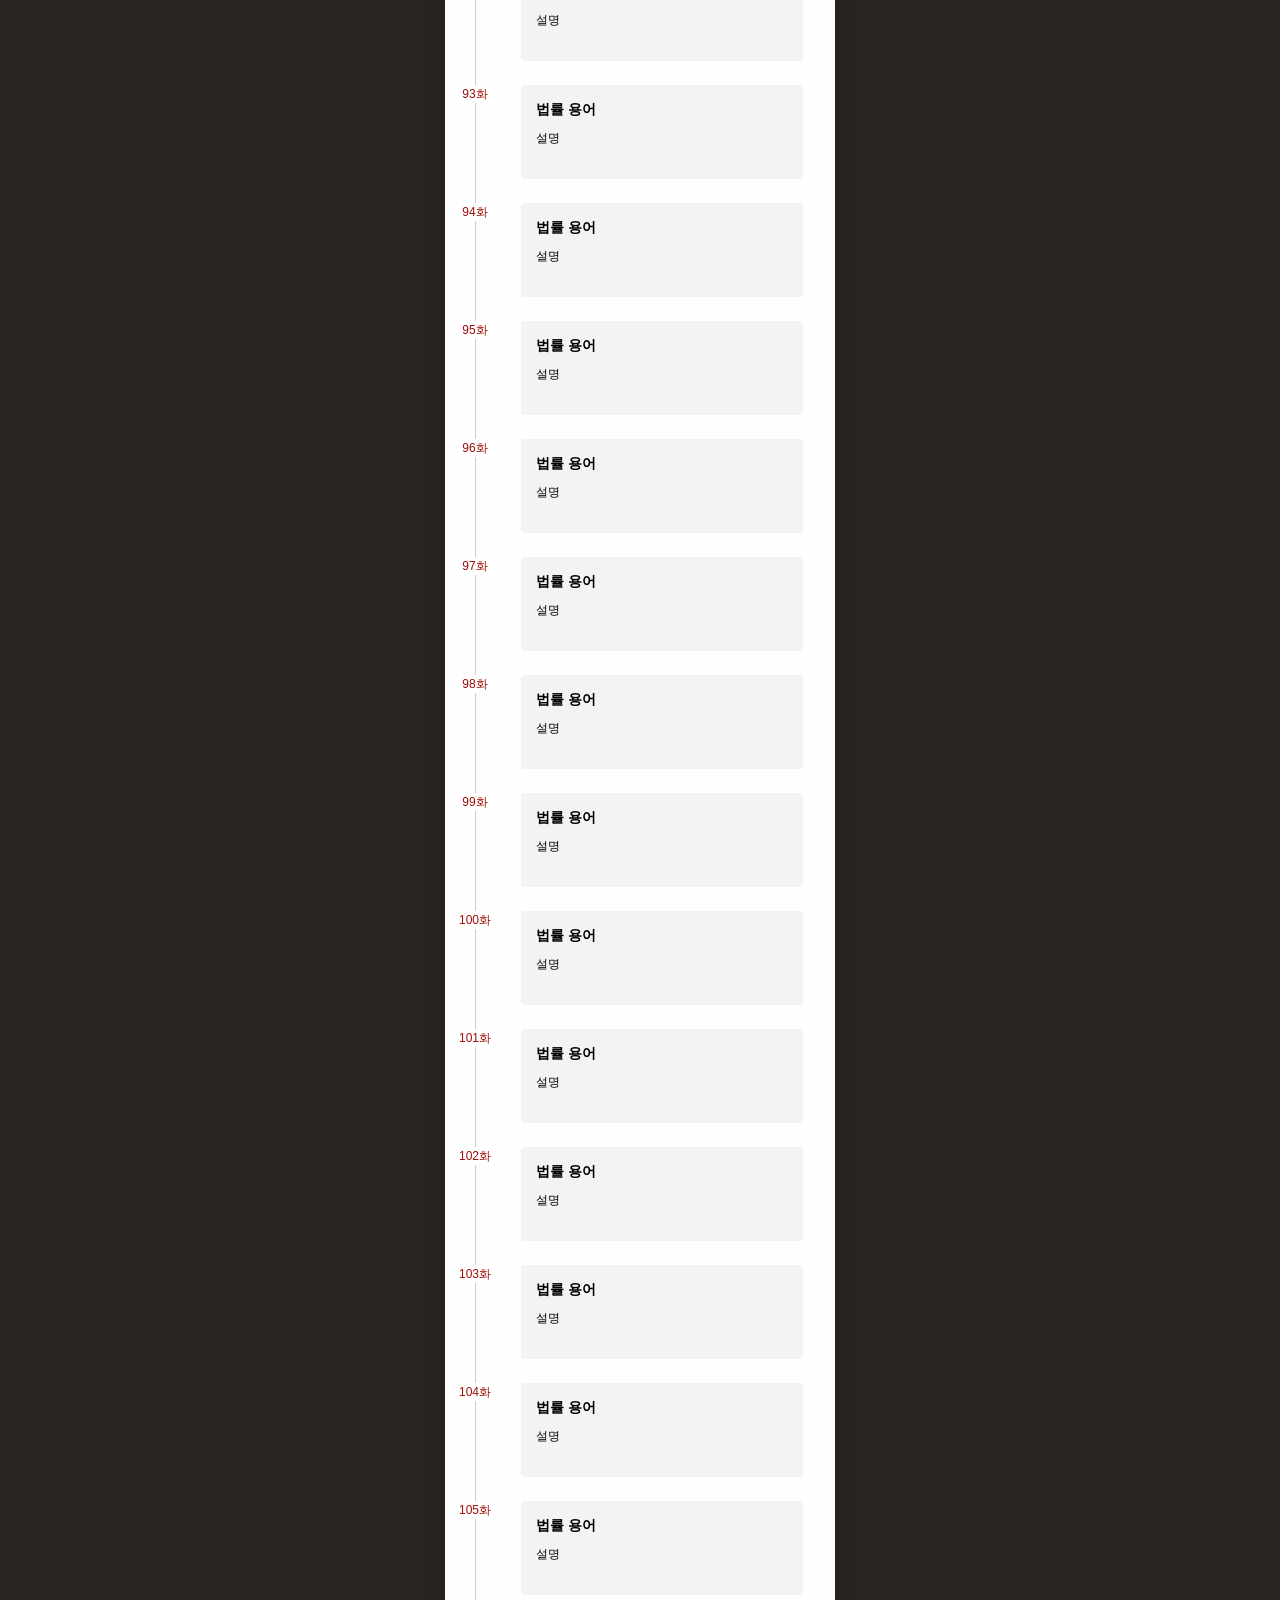
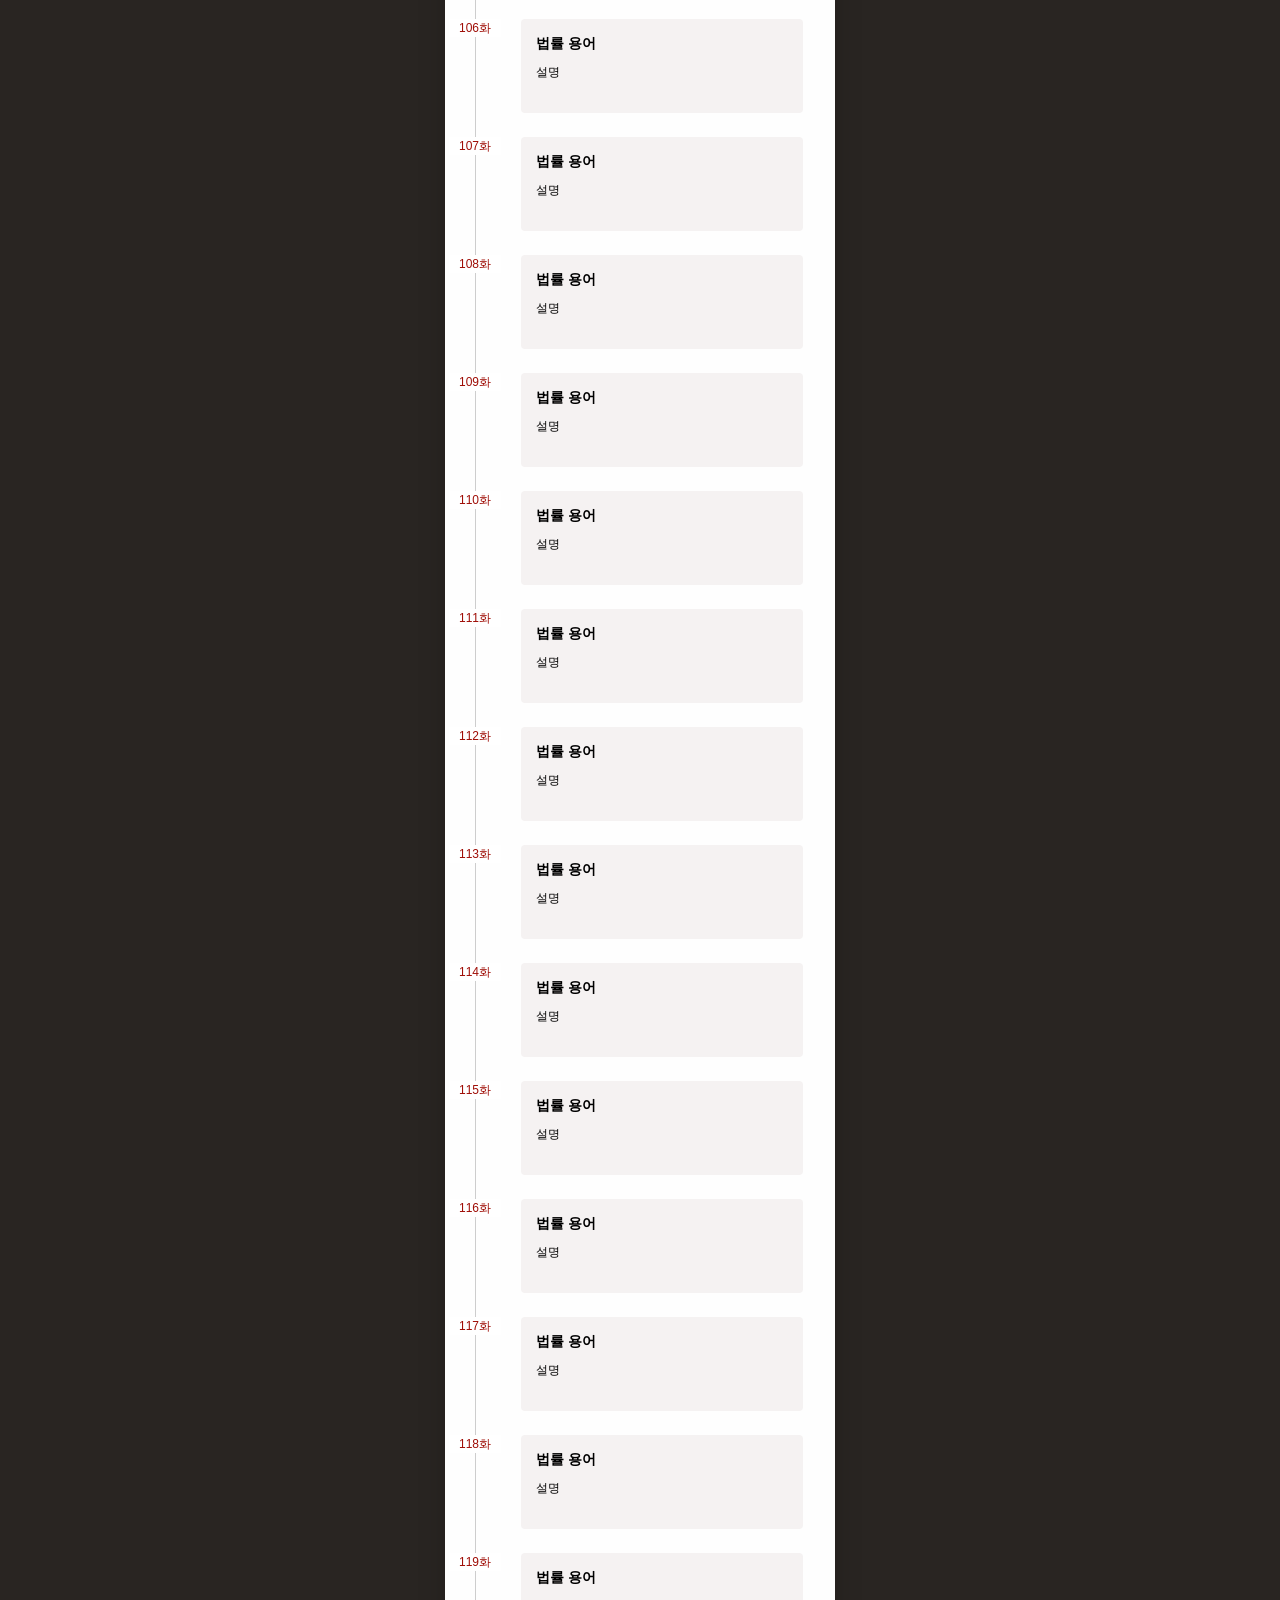
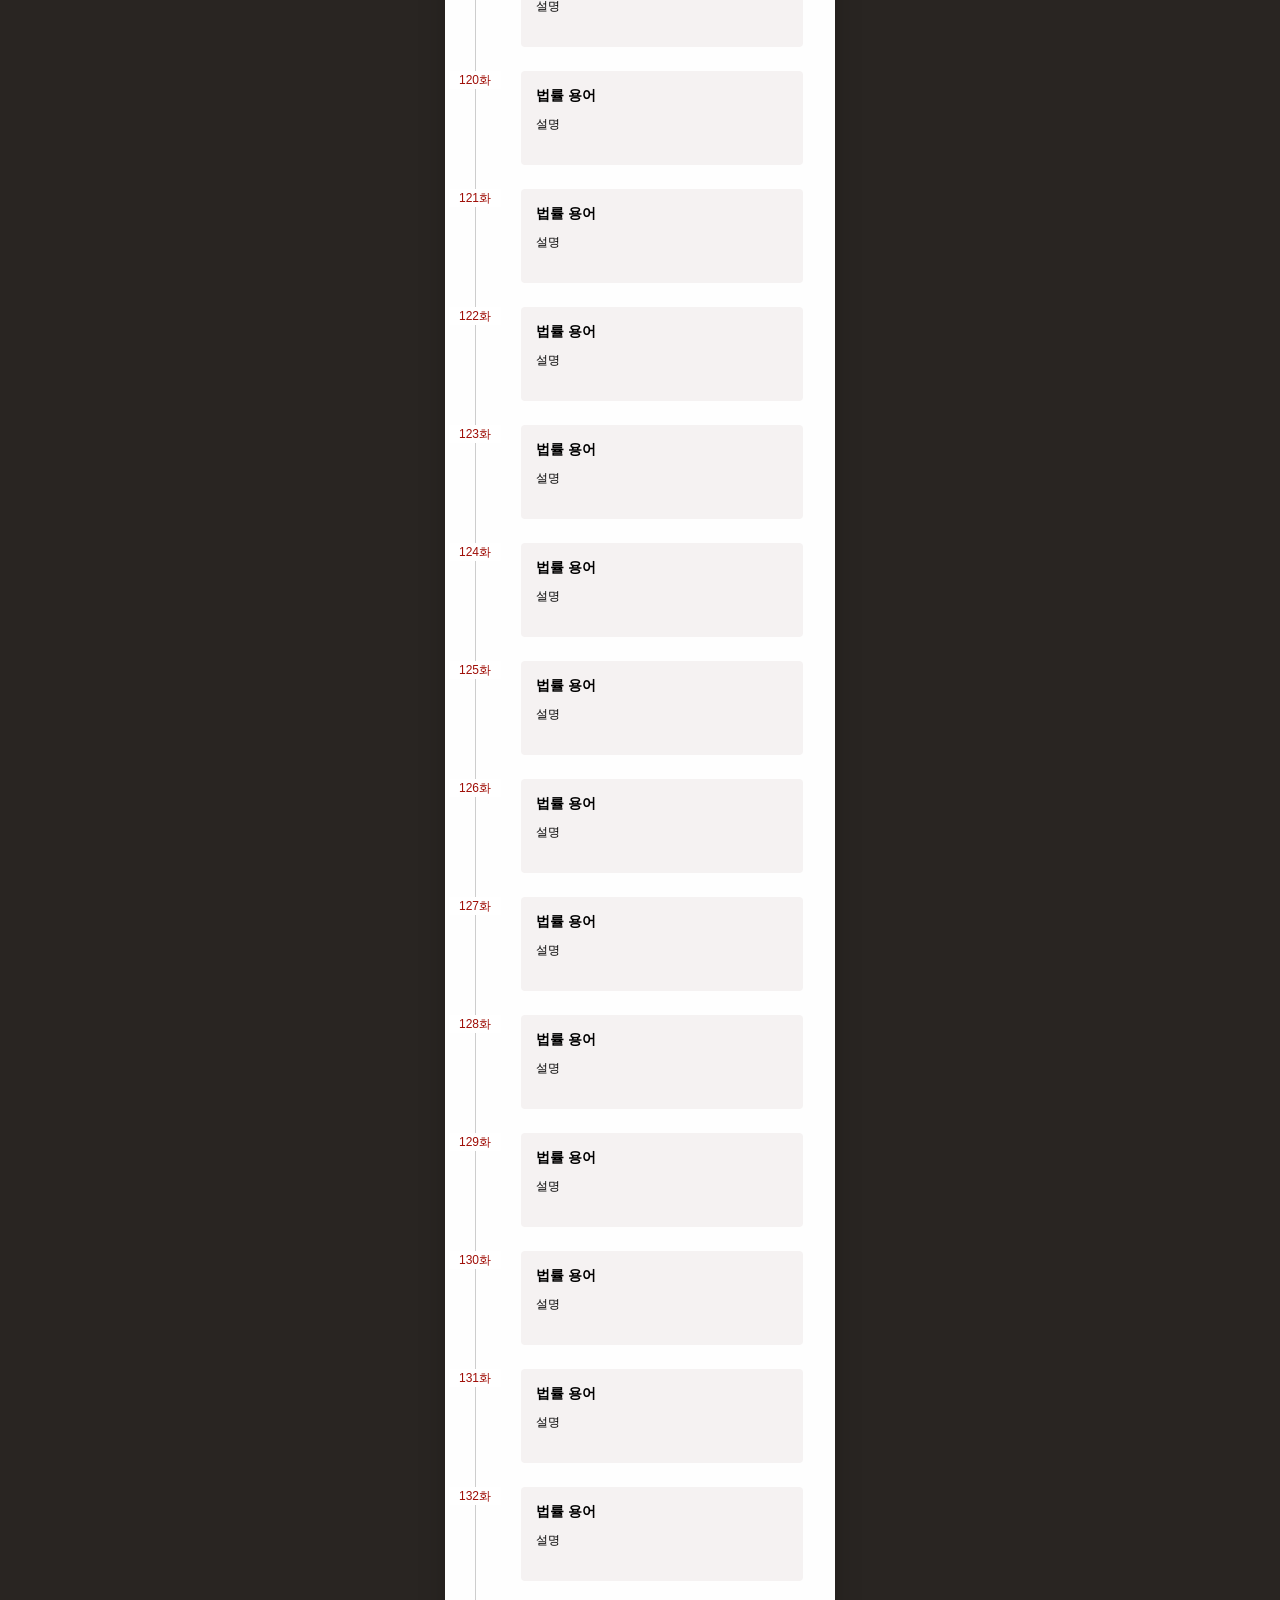
<file: justice.html>
<!doctype html>
<html lang="ko">
  <head>
    <meta charset="UTF-8" />
    <meta name="viewport" content="width=device-width, initial-scale=1.0" />
    <title>너희들은 변호됐다</title>
    <link rel="stylesheet" href="styles.css" />
  </head>
  <body>
    <div class="mobile-page">
      <header class="fixed-header" id="page-header">
        <div class="status-bar" aria-label="상태 표시줄">
        </div>

        <p class="contact">contact : sobinyun662@gmail.com</p>
        <h1>너희들은<br />변호됐다</h1>

        <nav class="navigation-wrapper" aria-label="에피소드 바로가기">
          <div class="navigation" id="navigation"></div>
        </nav>
      </header>

      <main class="timeline-content" id="episodes" aria-label="법률 용어 에피소드"></main>
    </div>

    <script src="app.js"></script>
  </body>
</html>
</file>
<file: css/styles.css>
/* 전체 디자인에서 재사용하는 값 */
:root {
  --page-width: 390px;   /* 모바일 화면 기준 너비 */
  --header-height: 178px; /* 고정 헤더 전체 높이 */
  --ink: #000;           /* 기본 글자색 */
  --accent: #9f0d06;     /* 선택 버튼·화 번호에 쓰는 빨간색 */
  --paper: #fefefe;      /* 페이지 배경색 */
  --card: #f5f2f2;       /* 카드 배경색 */
}

/* 모든 요소의 크기에 padding, border를 포함 */
* { 
  margin: 0;
  padding: 0;
  box-sizing: border-box; 
}

/* 앵커/스크롤 이동 시 부드럽게 이동 */
html {
  min-height: 100%;
  min-height: -webkit-fill-available; /* iOS Safari 대응 */
  background: var(--paper);
  scroll-behavior: smooth;
}

html, body {
  width: 100%;
  max-width: 100%;
  min-height: 100%;
  margin: 0;
  overflow-x: hidden;
}

body {
  min-height: 100vh;  /* 구형 브라우저용 */
  min-height: 100dvh; /* 모바일 Safari 동적 높이 대응 */
  background: var(--paper);
  color: var(--ink);
  font-family: Inter, "Pretendard Variable", Arial, sans-serif;
}

.mobile-page {
  width: min(var(--page-width), 100%);
  min-height: 100vh;
  min-height: 100dvh;
  margin: 0 auto;
  padding-bottom: env(safe-area-inset-bottom, 0px);
  background: var(--paper);
  position: relative;
}

/* 화면 위에 계속 고정되는 헤더 */
.fixed-header {
  position: fixed;
  z-index: 10;
  top: 0;
  left: 50%;
  width: min(var(--page-width), 100%);
  height: var(--header-height);
  transform: translateX(-50%); /* 정확한 가로 중앙 정렬 */
  background: var(--paper);
  border-bottom: 1px solid #cdcdcd;
  transition: transform .16s ease;
}

.fixed-header.is-hidden {
  transform: translate(-50%, -100%);
}



/* 상단 연락처 문구 */
.contact {
  position: absolute;
  top: 20px;
  left: 16px;
  width: 100%;
  margin: 0;
  text-align: center;
  font-family: Inter, sans-serif;
  font-size: 9px;
  line-height: 12px;
}

/* 메인 제목 */
h1 {
  position: absolute;
  top: 40px;
  left: 16px;
  margin: 0;
  /* font-family: "Nanum Myeongjo", "Batang", serif; */
  font-size: 34px;
  font-weight: 800;
  line-height: 1.22;
  letter-spacing: -2px;
}

/* 원형 바로가기 버튼만 가로 스크롤되는 영역 */
.navigation-wrapper {
  position: absolute;
  top: 100px;
  left: 0;
  width: 100%;
  overflow-x: auto; /* 이 영역에서만 가로 스크롤 허용 */
  overflow-y: hidden;
  -webkit-overflow-scrolling: touch; /* 모바일 스와이프 */
  scrollbar-width: none; /* Firefox 스크롤바 숨김 */
  padding: 0 16px;
}

/* Chrome/Safari 스크롤바 숨김 */
.navigation-wrapper::-webkit-scrollbar { display: none; }

/* 원형 버튼들을 한 줄로 배치 */
.navigation {
  display: flex;
  flex-wrap: nowrap; /* 줄바꿈 금지 */
  width: max-content;
  gap: 8px;
  padding-right: 12px;
}

/* 상단 원형 버튼 기본 모양 */
.nav-button {
  width: 52px;
  height: 52px;
  flex: 0 0 52px; /* 버튼이 줄어들지 않도록 고정 */
  border: 1px solid var(--accent);
  border-radius: 50%;
  background: #fff;
  color: var(--accent);
  font: 400 20px/1 "Pretendard Variable", Inter, sans-serif;
  cursor: pointer;
  transition: background-color .16s, color .16s;
}

/* 현재 선택된 원형 버튼 */
.nav-button[aria-current="true"] {
  background: var(--accent);
  color: #fff;
}

/* 헤더에 가려지지 않도록 본문에 헤더 높이만큼 여백 */
.timeline-content {
  position: relative;
  padding-top: var(--header-height);
  padding-bottom: calc(40px + env(safe-area-inset-bottom, 0px));
}

/* 에피소드 한 개의 타임라인 행 */
.episode {
  position: relative;
  display: grid;
  grid-template-columns: 60px minmax(0, 282px);
  column-gap: 16px;
  align-items: start;
  min-height: 106px;
  padding: 24px 0 0;
  scroll-margin-top: calc(var(--header-height) + 18px);
  /* 버튼 이동 시 고정 헤더에 카드가 가려지지 않게 함 */
}

/* 각 에피소드를 이어주는 왼쪽 세로 타임라인 선 */
.episode::before {
  content: "";
  position: absolute;
  left: 30px;
  top: 0;
  bottom: -24px;
  width: 1px;
  background: #cdcdcd;
}

/* 마지막 에피소드에서는 선이 더 아래로 이어지지 않음 */
.episode:last-child::before { bottom: 0; }

/* 타임라인 왼쪽에 표시되는 “1화”, “25화” 번호 */
.episode-number {
  position: relative;
  z-index: 1;
  justify-self: center;
  margin-top: 0;
  padding: 2px 10px;
  background: #fff; /* 타임라인 선 위를 흰색으로 덮음 */
  color: var(--accent);
  font-size: 12px;
  font-weight: 500;
  line-height: 14px;
  white-space: nowrap;
}

/* 기본 법률 용어 카드 */
.episode-card {
  position: relative;
  z-index: 1;
  width: 282px;
  min-height: 94px; /* 내용이 많으면 자동으로 높이 증가 */
  padding: 16px 15px;
  border-radius: 4px;
  background: var(--card);
}

/* 검찰 배치도·직책 카드처럼 큰 카드 */
.episode-card.large { min-height: 226px; }

/* 카드 제목 */
.episode-title {
  margin: 0 0 12px;
  font-size: 14px;
  font-weight: 600;
  line-height: 17px;
}

/* 카드 설명 본문 */
.episode-description {
  margin: 0;
  font-size: 12px;
  font-weight: 500;
  line-height: 17px;
  white-space: pre-line; /* JavaScript의 \n을 줄바꿈으로 표시 */
}

/* 검찰 배치도 카드 내부 레이아웃 */
.prosecutor-layout {
  display: grid;
  grid-template-columns: 88px 1fr;
  gap: 20px;
  margin-top: 20px;
  font-size: 12px;
  line-height: 19px;
}

/* 차장 목록을 카드 너비 전체에 가로 배치 */
.prosecutor-layout .chiefs {
  grid-column: 1 / -1;
  display: flex;
  justify-content: space-between;
  margin-top: 0;
}

/* 검사·수사관·실무관 카드 내부 레이아웃 */
.staff-layout {
  display: grid;
  grid-template-columns: 86px 1fr;
  gap: 12px;
  margin-top: 30px;
  font-size: 12px;
  line-height: 18px;
}

/* staff 카드 문단 기본 여백 제거 */
.staff-layout p { margin: 0; }


@media (min-width: 768px) {
  body {
    background: #fefefe; /* PC 양옆 배경만 어둡게 */
  }

  .mobile-page {
    box-shadow: 0 0 28px rgba(0,0,0,.2);
  };
}

/* 360px보다 좁은 화면: 카드가 화면 너비에 맞게 줄어듦 */
@media (max-width: 359px) {
  .episode {
    grid-template-columns: 60px minmax(0, 1fr);
    column-gap: 16px;
  }

  .episode-card {
    width: 100%;
  }
}
</file>
<file: styles.css>
/* 전체 디자인에서 재사용하는 값 */
:root {
  --page-width: 390px;   /* 모바일 화면 기준 너비 */
  --header-height: 272px; /* 고정 헤더 전체 높이 */
  --ink: #000;           /* 기본 글자색 */
  --accent: #9f0d06;     /* 선택 버튼·화 번호에 쓰는 빨간색 */
  --paper: #fefefe;      /* 페이지 배경색 */
  --card: #f5f2f2;       /* 카드 배경색 */
}

/* 모든 요소의 크기에 padding, border를 포함 */
* { 
  margin: 0;
  padding: 0;
  box-sizing: border-box; 
}

/* 앵커/스크롤 이동 시 부드럽게 이동 */
html { scroll-behavior: smooth; }

/* 전체 페이지 가로 스크롤 방지 */
html, body {
  width: 100%;
  max-width: 100%;
  min-height: 100%;
  margin: 0;
  overflow-x: hidden;
}

/* PC 양옆에 보이는 어두운 배경과 기본 폰트 */
body {
  background: #292522;
  color: var(--ink);
  font-family: Inter, "Pretendard Variable", Arial, sans-serif;
}

/* 실제 콘텐츠가 표시되는 390px 모바일 화면 */
.mobile-page {
  width: min(var(--page-width), 100%);
  min-height: 100vh;
  margin: 0 auto; /* PC에서 중앙 정렬 */
  background: var(--paper);
  position: relative;
}

/* 화면 위에 계속 고정되는 헤더 */
.fixed-header {
  position: fixed;
  z-index: 10;
  top: 0;
  left: 50%;
  width: min(var(--page-width), 100%);
  height: var(--header-height);
  transform: translateX(-50%); /* 정확한 가로 중앙 정렬 */
  background: var(--paper);
  border-bottom: 1px solid #cdcdcd;
}



/* 상단 연락처 문구 */
.contact {
  position: absolute;
  top: 61px;
  right: 105px;
  width: 100%;
  margin: 0;
  text-align: center;
  font-family: Inter, sans-serif;
  font-size: 9px;
  line-height: 12px;
}

/* 메인 제목 */
h1 {
  position: absolute;
  top: 96px;
  left: 16px;
  margin: 0;
  /* font-family: "Nanum Myeongjo", "Batang", serif; */
  font-size: 34px;
  font-weight: 800;
  line-height: 1.22;
  letter-spacing: -2px;
}

/* 원형 바로가기 버튼만 가로 스크롤되는 영역 */
.navigation-wrapper {
  position: absolute;
  top: 203px;
  left: 0;
  width: 100%;
  overflow-x: auto; /* 이 영역에서만 가로 스크롤 허용 */
  overflow-y: hidden;
  -webkit-overflow-scrolling: touch; /* 모바일 스와이프 */
  scrollbar-width: none; /* Firefox 스크롤바 숨김 */
  padding: 0 16px;
}

/* Chrome/Safari 스크롤바 숨김 */
.navigation-wrapper::-webkit-scrollbar { display: none; }

/* 원형 버튼들을 한 줄로 배치 */
.navigation {
  display: flex;
  flex-wrap: nowrap; /* 줄바꿈 금지 */
  width: max-content;
  gap: 8px;
  padding-right: 12px;
}

/* 상단 원형 버튼 기본 모양 */
.nav-button {
  width: 52px;
  height: 52px;
  flex: 0 0 52px; /* 버튼이 줄어들지 않도록 고정 */
  border: 1px solid var(--accent);
  border-radius: 50%;
  background: #fff;
  color: var(--accent);
  font: 400 20px/1 "Pretendard Variable", Inter, sans-serif;
  cursor: pointer;
  transition: background-color .16s, color .16s;
}

/* 현재 선택된 원형 버튼 */
.nav-button[aria-current="true"] {
  background: var(--accent);
  color: #fff;
}

/* 헤더에 가려지지 않도록 본문에 헤더 높이만큼 여백 */
.timeline-content {
  position: relative;
  padding-top: var(--header-height);
  padding-bottom: 40px;
}

/* 에피소드 한 개의 타임라인 행 */
.episode {
  position: relative;
  display: grid;
  grid-template-columns: 60px minmax(0, 282px);
  column-gap: 16px;
  align-items: start;
  min-height: 106px;
  padding: 24px 0 0;
  scroll-margin-top: calc(var(--header-height) + 18px);
  /* 버튼 이동 시 고정 헤더에 카드가 가려지지 않게 함 */
}

/* 각 에피소드를 이어주는 왼쪽 세로 타임라인 선 */
.episode::before {
  content: "";
  position: absolute;
  left: 30px;
  top: 0;
  bottom: -24px;
  width: 1px;
  background: #cdcdcd;
}

/* 마지막 에피소드에서는 선이 더 아래로 이어지지 않음 */
.episode:last-child::before { bottom: 0; }

/* 타임라인 왼쪽에 표시되는 “1화”, “25화” 번호 */
.episode-number {
  position: relative;
  z-index: 1;
  justify-self: center;
  margin-top: 0;
  padding: 2px 10px;
  background: #fff; /* 타임라인 선 위를 흰색으로 덮음 */
  color: var(--accent);
  font-size: 12px;
  font-weight: 500;
  line-height: 14px;
  white-space: nowrap;
}

/* 기본 법률 용어 카드 */
.episode-card {
  position: relative;
  z-index: 1;
  width: 282px;
  min-height: 94px; /* 내용이 많으면 자동으로 높이 증가 */
  padding: 16px 15px;
  border-radius: 4px;
  background: var(--card);
}

/* 검찰 배치도·직책 카드처럼 큰 카드 */
.episode-card.large { min-height: 226px; }

/* 카드 제목 */
.episode-title {
  margin: 0 0 12px;
  font-size: 14px;
  font-weight: 600;
  line-height: 17px;
}

/* 카드 설명 본문 */
.episode-description {
  margin: 0;
  font-size: 12px;
  font-weight: 500;
  line-height: 17px;
  white-space: pre-line; /* JavaScript의 \n을 줄바꿈으로 표시 */
}

/* 검찰 배치도 카드 내부 레이아웃 */
.prosecutor-layout {
  display: grid;
  grid-template-columns: 88px 1fr;
  gap: 20px;
  margin-top: 20px;
  font-size: 12px;
  line-height: 19px;
}

/* 차장 목록을 카드 너비 전체에 가로 배치 */
.prosecutor-layout .chiefs {
  grid-column: 1 / -1;
  display: flex;
  justify-content: space-between;
  margin-top: 0;
}

/* 검사·수사관·실무관 카드 내부 레이아웃 */
.staff-layout {
  display: grid;
  grid-template-columns: 86px 1fr;
  gap: 12px;
  margin-top: 30px;
  font-size: 12px;
  line-height: 18px;
}

/* staff 카드 문단 기본 여백 제거 */
.staff-layout p { margin: 0; }

/* 391px 이상: PC에서 모바일 화면에 그림자 적용 */
@media (min-width: 391px) {
  .mobile-page {
    box-shadow: 0 0 28px rgba(0, 0, 0, .2);
  }
}

/* 360px보다 좁은 화면: 카드가 화면 너비에 맞게 줄어듦 */
@media (max-width: 359px) {
  .episode {
    grid-template-columns: 60px minmax(0, 1fr);
    column-gap: 16px;
  }

  .episode-card {
    width: 100%;
  }
}
</file>
